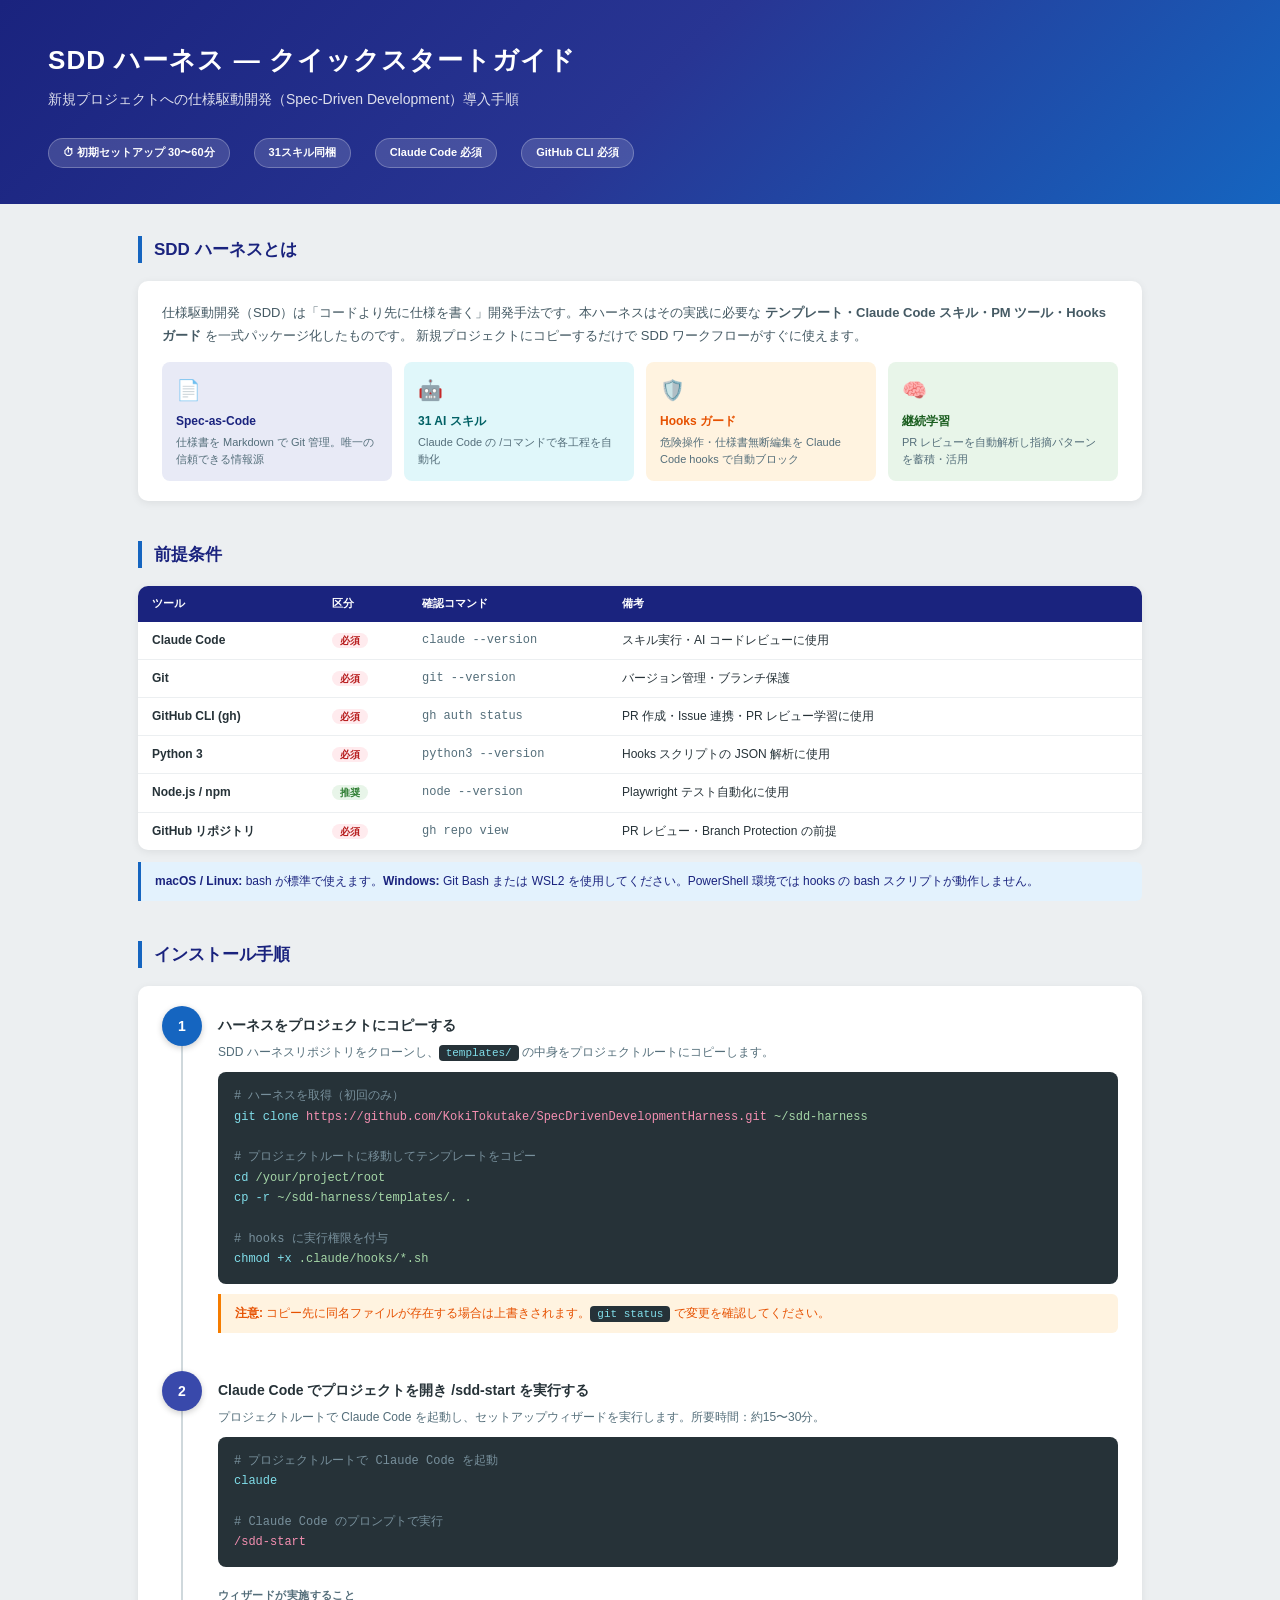
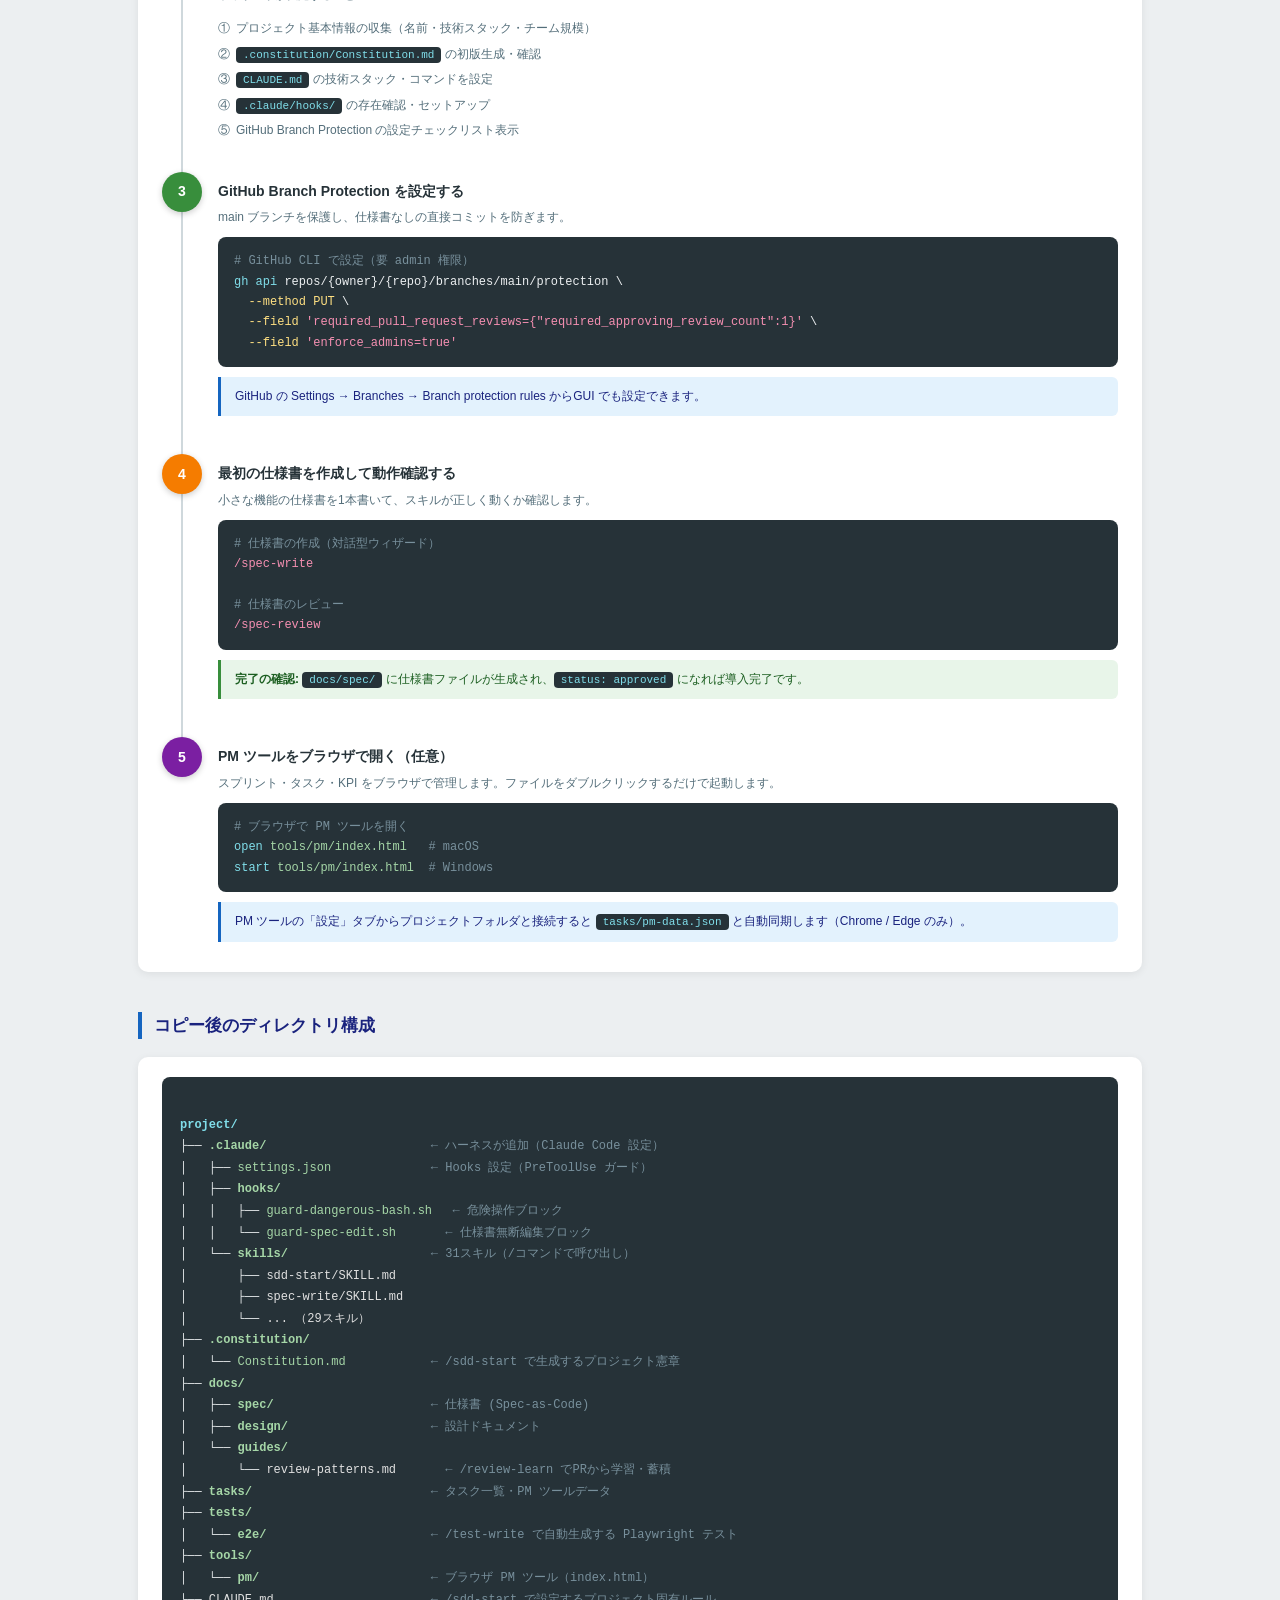
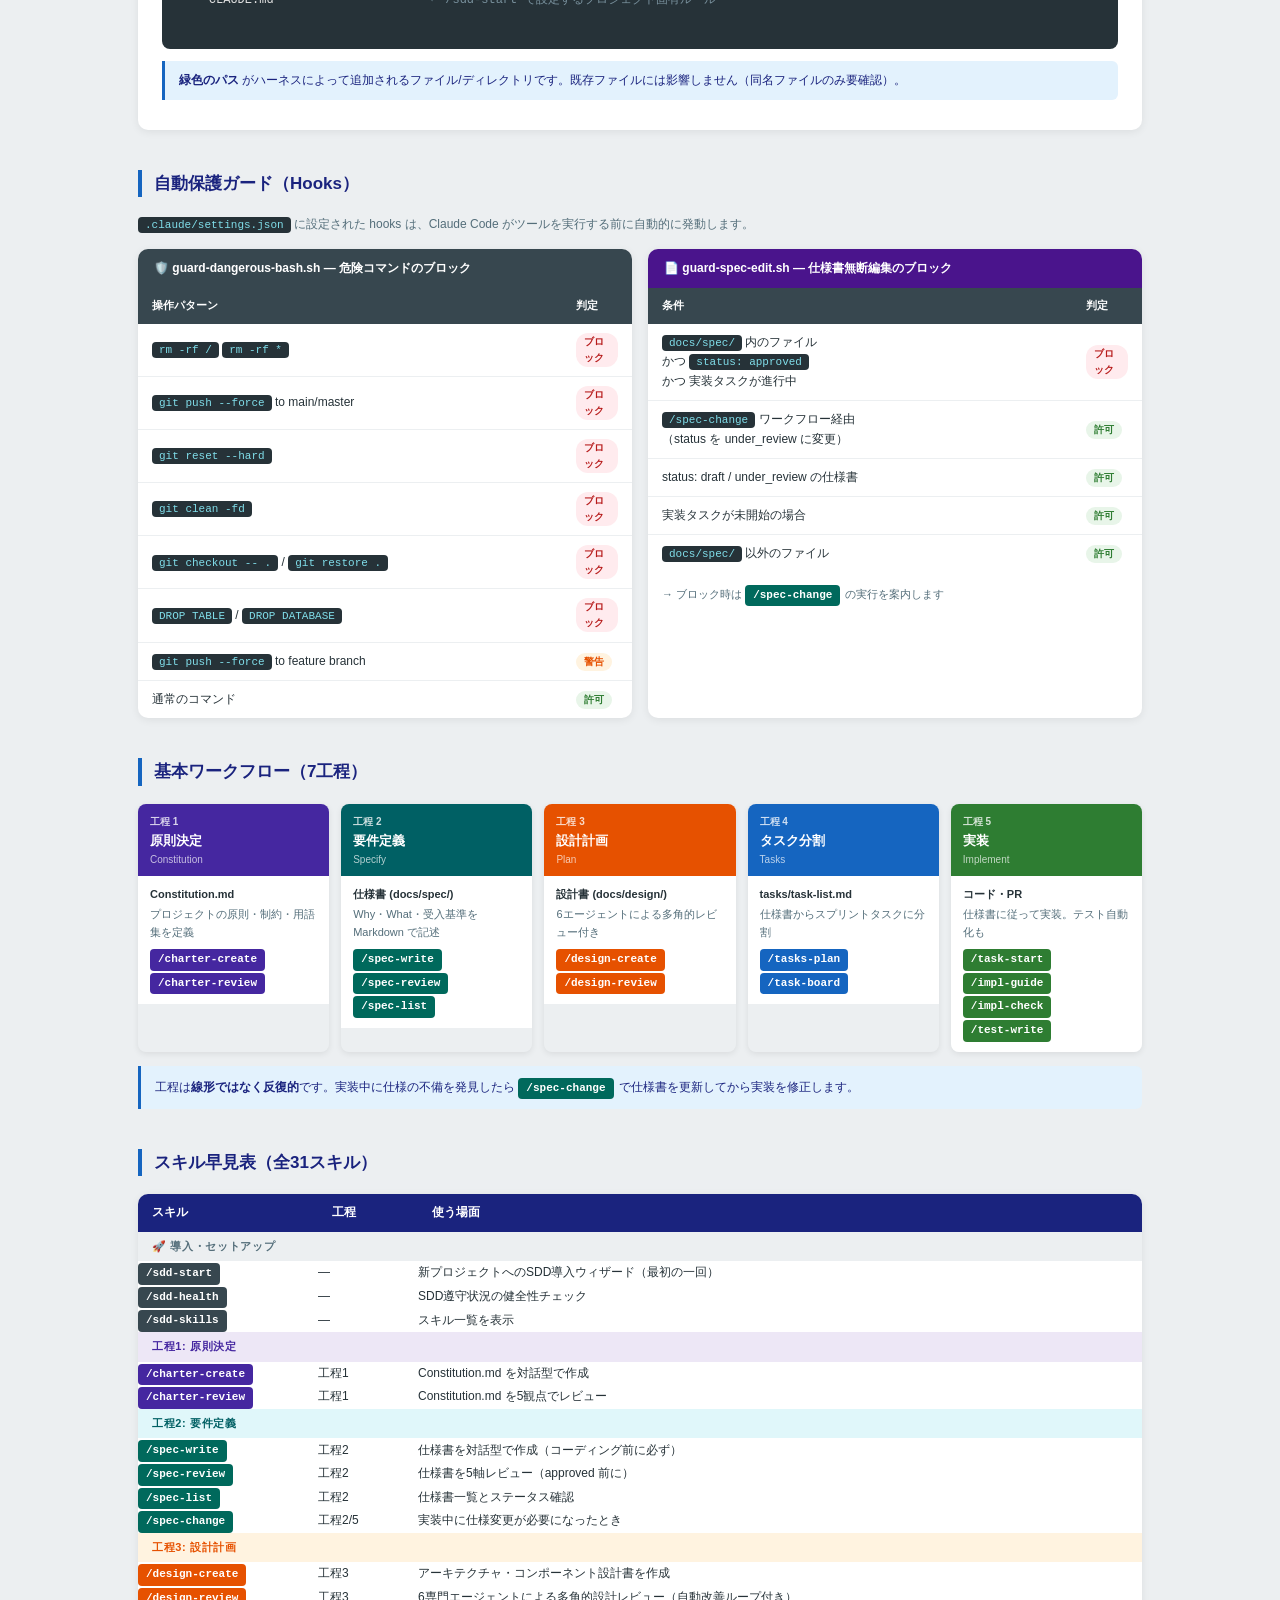
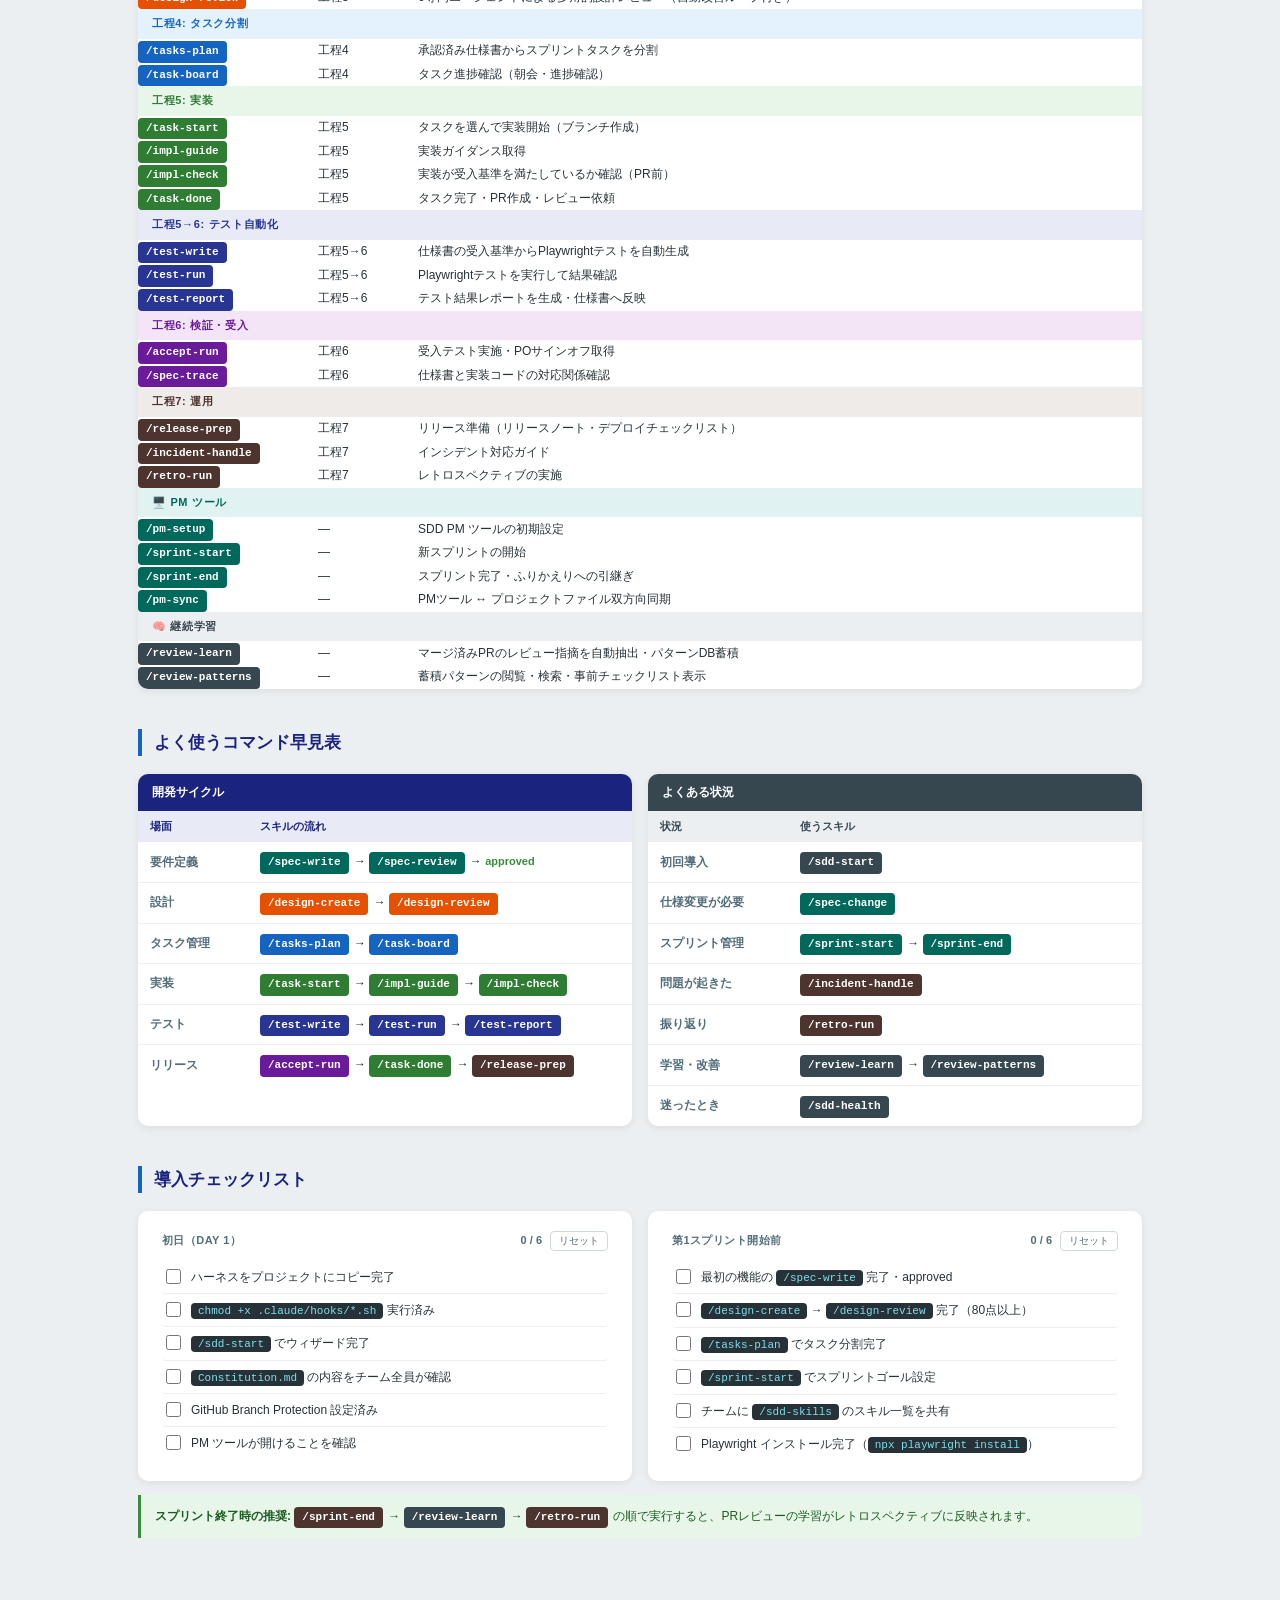
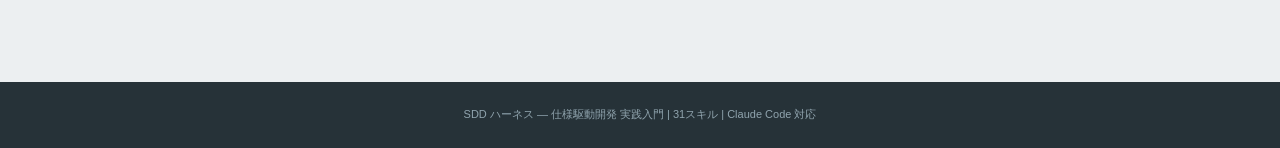
<file: templates/docs/quickstart.html>
<!DOCTYPE html>
<html lang="ja">
<head>
<meta charset="UTF-8">
<meta name="viewport" content="width=device-width, initial-scale=1.0">
<title>SDD ハーネス クイックスタートガイド</title>
<link rel="icon" type="image/svg+xml" href="data:image/svg+xml,%3Csvg xmlns='http://www.w3.org/2000/svg' viewBox='0 0 32 32'%3E%3Crect width='32' height='32' rx='6' fill='%231A237E'/%3E%3Cpath d='M16 4 C20 4 24 8 24 13 C24 17 21 20 19 22 L19 26 L13 26 L13 22 C11 20 8 17 8 13 C8 8 12 4 16 4Z' fill='%23E8EAF6' opacity='.9'/%3E%3Crect x='13' y='26' width='6' height='2' rx='1' fill='%233949AB'/%3E%3Ccircle cx='16' cy='13' r='3' fill='%231A237E'/%3E%3C/svg%3E">
<style>
:root {
  --indigo: #1A237E; --indigo-m: #3949AB; --indigo-l: #E8EAF6;
  --teal:   #006064; --teal-m:   #00838F; --teal-l:   #E0F7FA;
  --orange: #E65100; --orange-m: #F57C00; --orange-l: #FFF3E0;
  --green:  #1B5E20; --green-m:  #388E3C; --green-l:  #E8F5E9;
  --purple: #4A148C; --purple-m: #7B1FA2; --purple-l: #F3E5F5;
  --red:    #B71C1C; --red-m:    #C62828; --red-l:    #FFEBEE;
  --blue:   #0D47A1; --blue-m:   #1565C0; --blue-l:   #E3F2FD;
  --brown:  #3E2723; --brown-m:  #5D4037; --brown-l:  #EFEBE9;
  --muted: #546E7A; --border: #CFD8DC; --bg: #ECEFF1;
}
* { box-sizing: border-box; margin: 0; padding: 0; }
body {
  font-family: 'Hiragino Kaku Gothic Pro', 'Yu Gothic UI', Meiryo, sans-serif;
  background: var(--bg); color: #263238; font-size: 13px; line-height: 1.6;
}

/* ── HEADER ── */
.site-header {
  background: linear-gradient(135deg, #1A237E 0%, #283593 50%, #1565C0 100%);
  color: #fff; padding: 40px 48px 36px;
}
.site-header h1 { font-size: 26px; font-weight: 700; letter-spacing: .04em; margin-bottom: 6px; }
.site-header .subtitle { font-size: 14px; opacity: .85; margin-bottom: 28px; }
.header-meta {
  display: flex; gap: 24px; flex-wrap: wrap;
}
.meta-chip {
  background: rgba(255,255,255,.15); border: 1px solid rgba(255,255,255,.25);
  border-radius: 20px; padding: 5px 14px; font-size: 11px; font-weight: 600;
}

/* ── LAYOUT ── */
.content { max-width: 1100px; margin: 0 auto; padding: 32px 48px 64px; }
.section { margin-bottom: 40px; }
.section-title {
  font-size: 17px; font-weight: 700; color: var(--indigo);
  border-left: 4px solid var(--blue-m); padding-left: 12px; margin-bottom: 18px;
}
.section-subtitle {
  font-size: 13px; font-weight: 700; color: var(--muted);
  margin-bottom: 12px; margin-top: 20px; letter-spacing: .04em;
  text-transform: uppercase; font-size: 11px;
}

/* ── CARD ── */
.card {
  background: #fff; border-radius: 10px;
  box-shadow: 0 2px 8px rgba(0,0,0,.07); overflow: hidden;
}
.card-pad { padding: 20px 24px; }

/* ── PHASE OVERVIEW STEPS ── */
.phase-list {
  display: grid; grid-template-columns: repeat(5, 1fr); gap: 12px;
}
.phase-card {
  border-radius: 8px; overflow: hidden;
  box-shadow: 0 2px 6px rgba(0,0,0,.08);
}
.phase-card-head {
  color: #fff; padding: 10px 12px 8px; font-weight: 700;
}
.phase-card-head .ph-num { font-size: 10px; opacity: .8; }
.phase-card-head .ph-label { font-size: 13px; margin-top: 1px; }
.phase-card-head .ph-en { font-size: 10px; opacity: .7; margin-top: 1px; font-weight: 400; }
.phase-card-body { background: #fff; padding: 10px 12px; font-size: 11px; color: var(--muted); }
.phase-card-body .artifact { font-weight: 700; color: #263238; margin-bottom: 2px; }

/* ── INSTALLATION STEPS ── */
.steps { display: flex; flex-direction: column; gap: 0; }
.step {
  display: flex; gap: 0; position: relative;
}
.step:not(:last-child)::after {
  content: ''; position: absolute; left: 19px; top: 40px; bottom: 0;
  width: 2px; background: #CFD8DC; z-index: 0;
}
.step-num {
  width: 40px; height: 40px; border-radius: 50%;
  display: flex; align-items: center; justify-content: center;
  font-weight: 700; font-size: 14px; color: #fff; flex-shrink: 0;
  position: relative; z-index: 1;
  box-shadow: 0 2px 6px rgba(0,0,0,.2);
}
.step-body { padding: 0 0 28px 16px; flex: 1; }
.step-title { font-weight: 700; font-size: 14px; color: #263238; margin-bottom: 6px; padding-top: 8px; }
.step-desc { font-size: 12px; color: var(--muted); margin-bottom: 10px; line-height: 1.6; }

/* ── CODE BLOCK ── */
.code {
  background: #263238; color: #ECEFF1; border-radius: 8px;
  padding: 14px 16px; font-family: 'Courier New', 'Consolas', monospace;
  font-size: 12px; line-height: 1.7; overflow-x: auto;
  white-space: pre;
}
.code .comment { color: #78909C; }
.code .cmd { color: #80DEEA; }
.code .path { color: #A5D6A7; }
.code .flag { color: #FFE082; }
.code .string { color: #F48FB1; }
.code-inline {
  background: #263238; color: #80DEEA;
  border-radius: 4px; padding: 2px 7px;
  font-family: 'Courier New', monospace; font-size: 11px;
}

/* ── SKILL BADGE ── */
.skill {
  display: inline-block; background: var(--indigo); color: #fff;
  border-radius: 4px; padding: 2px 8px; font-size: 11px; font-weight: 700;
  font-family: 'Courier New', monospace; margin: 2px 2px 0 0;
}
.skill.phase1 { background: #4527A0; }
.skill.phase2 { background: #00695C; }
.skill.phase3 { background: #E65100; }
.skill.phase4 { background: #1565C0; }
.skill.phase5 { background: #2E7D32; }
.skill.phase6 { background: #283593; }
.skill.phase7 { background: #6A1B9A; }
.skill.learn  { background: #37474F; }
.skill.pm     { background: #4E342E; }
.skill.setup  { background: #37474F; }

/* ── PREREQUISITE TABLE ── */
.prereq-table { width: 100%; border-collapse: collapse; }
.prereq-table th {
  background: var(--indigo); color: #fff; padding: 9px 14px;
  font-size: 11px; text-align: left; font-weight: 700;
}
.prereq-table td {
  padding: 9px 14px; border-bottom: 1px solid #ECEFF1;
  font-size: 12px; vertical-align: middle;
}
.prereq-table tr:last-child td { border-bottom: none; }
.tag-required { background: #FFEBEE; color: #B71C1C; border-radius: 12px; padding: 2px 8px; font-size: 10px; font-weight: 700; }
.tag-optional { background: #E8F5E9; color: #2E7D32; border-radius: 12px; padding: 2px 8px; font-size: 10px; font-weight: 700; }
.check-cmd { font-family: 'Courier New', monospace; font-size: 11px; color: var(--muted); }

/* ── HOOKS TABLE ── */
.hooks-table { width: 100%; border-collapse: collapse; }
.hooks-table th {
  background: #37474F; color: #fff; padding: 9px 14px;
  font-size: 11px; text-align: left;
}
.hooks-table td {
  padding: 9px 14px; border-bottom: 1px solid #ECEFF1; font-size: 12px;
}
.hooks-table tr:last-child td { border-bottom: none; }
.guard-badge {
  display: inline-block; border-radius: 12px; padding: 1px 8px;
  font-size: 10px; font-weight: 700;
}
.guard-block { background: #FFEBEE; color: #B71C1C; }
.guard-warn  { background: #FFF3E0; color: #E65100; }
.guard-allow { background: #E8F5E9; color: #2E7D32; }

/* ── TIPS ── */
.tip {
  border-left: 3px solid; border-radius: 0 6px 6px 0;
  padding: 10px 14px; margin: 10px 0; font-size: 12px;
}
.tip-info  { border-color: var(--blue-m);   background: var(--blue-l);   color: #1A237E; }
.tip-warn  { border-color: var(--orange-m); background: var(--orange-l); color: var(--orange); }
.tip-ok    { border-color: var(--green-m);  background: var(--green-l);  color: var(--green); }
.tip strong { font-weight: 700; }

/* ── FLOW ARROWS ── */
.flow-row {
  display: flex; align-items: center; gap: 8px; flex-wrap: wrap; margin: 8px 0;
}
.flow-arrow { color: #90A4AE; font-size: 14px; }

/* ── GRID 2COL ── */
.grid2 { display: grid; grid-template-columns: 1fr 1fr; gap: 16px; }
.grid3 { display: grid; grid-template-columns: 1fr 1fr 1fr; gap: 14px; }

/* ── CHECKLIST ── */
.checklist { list-style: none; }
.checklist li {
  display: flex; align-items: flex-start; gap: 10px;
  padding: 7px 0; font-size: 12px; border-bottom: 1px solid #ECEFF1;
  cursor: pointer; transition: background .1s;
  border-radius: 4px; padding-left: 4px; padding-right: 4px;
}
.checklist li:last-child { border-bottom: none; }
.checklist li:hover { background: #F5F5F5; }
.checklist li input[type="checkbox"] {
  margin-top: 1px; flex-shrink: 0;
  width: 15px; height: 15px; cursor: pointer;
  accent-color: var(--green-m);
}
.checklist li.checked .item-text {
  text-decoration: line-through; color: #90A4AE;
}
.checklist li .item-text { flex: 1; line-height: 1.5; }
.checklist-header {
  display: flex; align-items: center; justify-content: space-between;
  margin-bottom: 10px;
}
.checklist-progress {
  font-size: 11px; font-weight: 700; color: var(--green-m);
}
.checklist-reset {
  font-size: 10px; color: var(--muted); background: none; border: 1px solid var(--border);
  border-radius: 4px; padding: 2px 8px; cursor: pointer;
}
.checklist-reset:hover { background: #ECEFF1; }

/* ── DIRECTORY TREE ── */
.dir-tree {
  background: #263238; color: #ECEFF1; border-radius: 8px;
  padding: 16px 18px; font-family: 'Courier New', monospace; font-size: 12px;
  line-height: 1.8; white-space: pre;
}
.dir-tree .dir  { color: #80DEEA; font-weight: 700; }
.dir-tree .file { color: #E0E0E0; }
.dir-tree .desc { color: #78909C; margin-left: 6px; }
.dir-tree .new  { color: #A5D6A7; }

/* ── FOOTER ── */
.site-footer {
  background: #263238; color: #90A4AE; text-align: center;
  padding: 24px; font-size: 11px; margin-top: 40px;
}
</style>
</head>
<body>

<!-- ── HEADER ── -->
<header class="site-header">
  <h1>SDD ハーネス — クイックスタートガイド</h1>
  <p class="subtitle">新規プロジェクトへの仕様駆動開発（Spec-Driven Development）導入手順</p>
  <div class="header-meta">
    <span class="meta-chip">⏱ 初期セットアップ 30〜60分</span>
    <span class="meta-chip">31スキル同梱</span>
    <span class="meta-chip">Claude Code 必須</span>
    <span class="meta-chip">GitHub CLI 必須</span>
  </div>
</header>

<div class="content">

  <!-- ── 0. WHAT IS SDD ── -->
  <section class="section">
    <h2 class="section-title">SDD ハーネスとは</h2>
    <div class="card card-pad">
      <p style="font-size:13px; line-height:1.8; color:#455A64; margin-bottom:14px;">
        仕様駆動開発（SDD）は「コードより先に仕様を書く」開発手法です。本ハーネスはその実践に必要な
        <strong>テンプレート・Claude Code スキル・PM ツール・Hooks ガード</strong> を一式パッケージ化したものです。
        新規プロジェクトにコピーするだけで SDD ワークフローがすぐに使えます。
      </p>
      <div style="display:grid; grid-template-columns: repeat(4,1fr); gap:12px;">
        <div style="background:var(--indigo-l); border-radius:8px; padding:12px 14px;">
          <div style="font-size:20px; margin-bottom:6px;">📄</div>
          <div style="font-weight:700; font-size:12px; color:var(--indigo); margin-bottom:3px;">Spec-as-Code</div>
          <div style="font-size:11px; color:var(--muted);">仕様書を Markdown で Git 管理。唯一の信頼できる情報源</div>
        </div>
        <div style="background:var(--teal-l); border-radius:8px; padding:12px 14px;">
          <div style="font-size:20px; margin-bottom:6px;">🤖</div>
          <div style="font-weight:700; font-size:12px; color:var(--teal); margin-bottom:3px;">31 AI スキル</div>
          <div style="font-size:11px; color:var(--muted);">Claude Code の /コマンドで各工程を自動化</div>
        </div>
        <div style="background:var(--orange-l); border-radius:8px; padding:12px 14px;">
          <div style="font-size:20px; margin-bottom:6px;">🛡️</div>
          <div style="font-weight:700; font-size:12px; color:var(--orange); margin-bottom:3px;">Hooks ガード</div>
          <div style="font-size:11px; color:var(--muted);">危険操作・仕様書無断編集を Claude Code hooks で自動ブロック</div>
        </div>
        <div style="background:var(--green-l); border-radius:8px; padding:12px 14px;">
          <div style="font-size:20px; margin-bottom:6px;">🧠</div>
          <div style="font-weight:700; font-size:12px; color:var(--green); margin-bottom:3px;">継続学習</div>
          <div style="font-size:11px; color:var(--muted);">PR レビューを自動解析し指摘パターンを蓄積・活用</div>
        </div>
      </div>
    </div>
  </section>

  <!-- ── 1. PREREQUISITES ── -->
  <section class="section">
    <h2 class="section-title">前提条件</h2>
    <div class="card">
      <table class="prereq-table">
        <thead>
          <tr>
            <th style="width:180px">ツール</th>
            <th style="width:90px">区分</th>
            <th style="width:200px">確認コマンド</th>
            <th>備考</th>
          </tr>
        </thead>
        <tbody>
          <tr>
            <td><strong>Claude Code</strong></td>
            <td><span class="tag-required">必須</span></td>
            <td class="check-cmd">claude --version</td>
            <td>スキル実行・AI コードレビューに使用</td>
          </tr>
          <tr>
            <td><strong>Git</strong></td>
            <td><span class="tag-required">必須</span></td>
            <td class="check-cmd">git --version</td>
            <td>バージョン管理・ブランチ保護</td>
          </tr>
          <tr>
            <td><strong>GitHub CLI (gh)</strong></td>
            <td><span class="tag-required">必須</span></td>
            <td class="check-cmd">gh auth status</td>
            <td>PR 作成・Issue 連携・PR レビュー学習に使用</td>
          </tr>
          <tr>
            <td><strong>Python 3</strong></td>
            <td><span class="tag-required">必須</span></td>
            <td class="check-cmd">python3 --version</td>
            <td>Hooks スクリプトの JSON 解析に使用</td>
          </tr>
          <tr>
            <td><strong>Node.js / npm</strong></td>
            <td><span class="tag-optional">推奨</span></td>
            <td class="check-cmd">node --version</td>
            <td>Playwright テスト自動化に使用</td>
          </tr>
          <tr>
            <td><strong>GitHub リポジトリ</strong></td>
            <td><span class="tag-required">必須</span></td>
            <td class="check-cmd">gh repo view</td>
            <td>PR レビュー・Branch Protection の前提</td>
          </tr>
        </tbody>
      </table>
    </div>
    <div class="tip tip-info" style="margin-top:12px;">
      <strong>macOS / Linux:</strong> bash が標準で使えます。<strong>Windows:</strong> Git Bash または WSL2 を使用してください。PowerShell 環境では hooks の bash スクリプトが動作しません。
    </div>
  </section>

  <!-- ── 2. INSTALLATION ── -->
  <section class="section">
    <h2 class="section-title">インストール手順</h2>
    <div class="card card-pad">
      <div class="steps">

        <!-- STEP 1 -->
        <div class="step">
          <div class="step-num" style="background:var(--blue-m);">1</div>
          <div class="step-body">
            <div class="step-title">ハーネスをプロジェクトにコピーする</div>
            <div class="step-desc">SDD ハーネスリポジトリをクローンし、<code class="code-inline">templates/</code> の中身をプロジェクトルートにコピーします。</div>
            <div class="code"><span class="comment"># ハーネスを取得（初回のみ）</span>
<span class="cmd">git clone</span> <span class="string">https://github.com/KokiTokutake/SpecDrivenDevelopmentHarness.git</span> <span class="path">~/sdd-harness</span>

<span class="comment"># プロジェクトルートに移動してテンプレートをコピー</span>
<span class="cmd">cd</span> <span class="path">/your/project/root</span>
<span class="cmd">cp -r</span> <span class="path">~/sdd-harness/templates/.</span> <span class="path">.</span>

<span class="comment"># hooks に実行権限を付与</span>
<span class="cmd">chmod +x</span> <span class="path">.claude/hooks/*.sh</span></div>
            <div class="tip tip-warn" style="margin-top:10px;">
              <strong>注意:</strong> コピー先に同名ファイルが存在する場合は上書きされます。<code class="code-inline">git status</code> で変更を確認してください。
            </div>
          </div>
        </div>

        <!-- STEP 2 -->
        <div class="step">
          <div class="step-num" style="background:var(--indigo-m);">2</div>
          <div class="step-body">
            <div class="step-title">Claude Code でプロジェクトを開き /sdd-start を実行する</div>
            <div class="step-desc">プロジェクトルートで Claude Code を起動し、セットアップウィザードを実行します。所要時間：約15〜30分。</div>
            <div class="code"><span class="comment"># プロジェクトルートで Claude Code を起動</span>
<span class="cmd">claude</span>

<span class="comment"># Claude Code のプロンプトで実行</span>
<span class="string">/sdd-start</span></div>
            <div style="margin-top:10px;">
              <div class="section-subtitle">ウィザードが実施すること</div>
              <ul style="font-size:12px; color:var(--muted); list-style:none; padding:0;">
                <li style="padding:3px 0 3px 18px; position:relative;"><span style="position:absolute;left:0">①</span> プロジェクト基本情報の収集（名前・技術スタック・チーム規模）</li>
                <li style="padding:3px 0 3px 18px; position:relative;"><span style="position:absolute;left:0">②</span> <code class="code-inline">.constitution/Constitution.md</code> の初版生成・確認</li>
                <li style="padding:3px 0 3px 18px; position:relative;"><span style="position:absolute;left:0">③</span> <code class="code-inline">CLAUDE.md</code> の技術スタック・コマンドを設定</li>
                <li style="padding:3px 0 3px 18px; position:relative;"><span style="position:absolute;left:0">④</span> <code class="code-inline">.claude/hooks/</code> の存在確認・セットアップ</li>
                <li style="padding:3px 0 3px 18px; position:relative;"><span style="position:absolute;left:0">⑤</span> GitHub Branch Protection の設定チェックリスト表示</li>
              </ul>
            </div>
          </div>
        </div>

        <!-- STEP 3 -->
        <div class="step">
          <div class="step-num" style="background:var(--green-m);">3</div>
          <div class="step-body">
            <div class="step-title">GitHub Branch Protection を設定する</div>
            <div class="step-desc">main ブランチを保護し、仕様書なしの直接コミットを防ぎます。</div>
            <div class="code"><span class="comment"># GitHub CLI で設定（要 admin 権限）</span>
<span class="cmd">gh api</span> repos/{owner}/{repo}/branches/main/protection \
  <span class="flag">--method PUT</span> \
  <span class="flag">--field</span> <span class="string">'required_pull_request_reviews={"required_approving_review_count":1}'</span> \
  <span class="flag">--field</span> <span class="string">'enforce_admins=true'</span></div>
            <div class="tip tip-info" style="margin-top:10px;">
              GitHub の Settings → Branches → Branch protection rules からGUI でも設定できます。
            </div>
          </div>
        </div>

        <!-- STEP 4 -->
        <div class="step">
          <div class="step-num" style="background:var(--orange-m);">4</div>
          <div class="step-body">
            <div class="step-title">最初の仕様書を作成して動作確認する</div>
            <div class="step-desc">小さな機能の仕様書を1本書いて、スキルが正しく動くか確認します。</div>
            <div class="code"><span class="comment"># 仕様書の作成（対話型ウィザード）</span>
<span class="string">/spec-write</span>

<span class="comment"># 仕様書のレビュー</span>
<span class="string">/spec-review</span></div>
            <div class="tip tip-ok" style="margin-top:10px;">
              <strong>完了の確認:</strong> <code class="code-inline">docs/spec/</code> に仕様書ファイルが生成され、<code class="code-inline">status: approved</code> になれば導入完了です。
            </div>
          </div>
        </div>

        <!-- STEP 5 -->
        <div class="step" style="margin-bottom:0;">
          <div class="step-num" style="background:var(--purple-m);">5</div>
          <div class="step-body" style="padding-bottom:0;">
            <div class="step-title">PM ツールをブラウザで開く（任意）</div>
            <div class="step-desc">スプリント・タスク・KPI をブラウザで管理します。ファイルをダブルクリックするだけで起動します。</div>
            <div class="code"><span class="comment"># ブラウザで PM ツールを開く</span>
<span class="cmd">open</span> <span class="path">tools/pm/index.html</span>   <span class="comment"># macOS</span>
<span class="cmd">start</span> <span class="path">tools/pm/index.html</span>  <span class="comment"># Windows</span></div>
            <div class="tip tip-info" style="margin-top:10px;">
              PM ツールの「設定」タブからプロジェクトフォルダと接続すると <code class="code-inline">tasks/pm-data.json</code> と自動同期します（Chrome / Edge のみ）。
            </div>
          </div>
        </div>

      </div>
    </div>
  </section>

  <!-- ── 3. DIRECTORY STRUCTURE ── -->
  <section class="section">
    <h2 class="section-title">コピー後のディレクトリ構成</h2>
    <div class="card card-pad">
      <div class="dir-tree">
<span class="dir">project/</span>
├── <span class="dir new">.claude/</span>                      <span class="desc">← ハーネスが追加（Claude Code 設定）</span>
│   ├── <span class="file new">settings.json</span>             <span class="desc">← Hooks 設定（PreToolUse ガード）</span>
│   ├── <span class="dir new">hooks/</span>
│   │   ├── <span class="file new">guard-dangerous-bash.sh</span>  <span class="desc">← 危険操作ブロック</span>
│   │   └── <span class="file new">guard-spec-edit.sh</span>      <span class="desc">← 仕様書無断編集ブロック</span>
│   └── <span class="dir new">skills/</span>                   <span class="desc">← 31スキル（/コマンドで呼び出し）</span>
│       ├── <span class="file">sdd-start/SKILL.md</span>
│       ├── <span class="file">spec-write/SKILL.md</span>
│       └── <span class="file">... （29スキル）</span>
├── <span class="dir new">.constitution/</span>
│   └── <span class="file new">Constitution.md</span>           <span class="desc">← /sdd-start で生成するプロジェクト憲章</span>
├── <span class="dir new">docs/</span>
│   ├── <span class="dir new">spec/</span>                     <span class="desc">← 仕様書 (Spec-as-Code)</span>
│   ├── <span class="dir new">design/</span>                   <span class="desc">← 設計ドキュメント</span>
│   └── <span class="dir new">guides/</span>
│       └── <span class="file">review-patterns.md</span>      <span class="desc">← /review-learn でPRから学習・蓄積</span>
├── <span class="dir new">tasks/</span>                        <span class="desc">← タスク一覧・PM ツールデータ</span>
├── <span class="dir new">tests/</span>
│   └── <span class="dir new">e2e/</span>                      <span class="desc">← /test-write で自動生成する Playwright テスト</span>
├── <span class="dir new">tools/</span>
│   └── <span class="dir new">pm/</span>                       <span class="desc">← ブラウザ PM ツール（index.html）</span>
└── <span class="file">CLAUDE.md</span>                     <span class="desc">← /sdd-start で設定するプロジェクト固有ルール</span>
      </div>
      <div class="tip tip-info" style="margin-top:12px;">
        <strong>緑色のパス</strong> がハーネスによって追加されるファイル/ディレクトリです。既存ファイルには影響しません（同名ファイルのみ要確認）。
      </div>
    </div>
  </section>

  <!-- ── 4. HOOKS GUARD ── -->
  <section class="section">
    <h2 class="section-title">自動保護ガード（Hooks）</h2>
    <p style="font-size:12px; color:var(--muted); margin-bottom:14px;">
      <code class="code-inline">.claude/settings.json</code> に設定された hooks は、Claude Code がツールを実行する前に自動的に発動します。
    </p>
    <div class="grid2">
      <div class="card">
        <div style="background:#37474F; color:#fff; padding:10px 16px; font-weight:700; font-size:12px;">
          🛡️ guard-dangerous-bash.sh — 危険コマンドのブロック
        </div>
        <table class="hooks-table">
          <thead>
            <tr><th>操作パターン</th><th style="width:70px">判定</th></tr>
          </thead>
          <tbody>
            <tr><td><code class="code-inline">rm -rf /</code> <code class="code-inline">rm -rf *</code></td><td><span class="guard-badge guard-block">ブロック</span></td></tr>
            <tr><td><code class="code-inline">git push --force</code> to main/master</td><td><span class="guard-badge guard-block">ブロック</span></td></tr>
            <tr><td><code class="code-inline">git reset --hard</code></td><td><span class="guard-badge guard-block">ブロック</span></td></tr>
            <tr><td><code class="code-inline">git clean -fd</code></td><td><span class="guard-badge guard-block">ブロック</span></td></tr>
            <tr><td><code class="code-inline">git checkout -- .</code> / <code class="code-inline">git restore .</code></td><td><span class="guard-badge guard-block">ブロック</span></td></tr>
            <tr><td><code class="code-inline">DROP TABLE</code> / <code class="code-inline">DROP DATABASE</code></td><td><span class="guard-badge guard-block">ブロック</span></td></tr>
            <tr><td><code class="code-inline">git push --force</code> to feature branch</td><td><span class="guard-badge guard-warn">警告</span></td></tr>
            <tr><td>通常のコマンド</td><td><span class="guard-badge guard-allow">許可</span></td></tr>
          </tbody>
        </table>
      </div>
      <div class="card">
        <div style="background:#4A148C; color:#fff; padding:10px 16px; font-weight:700; font-size:12px;">
          📄 guard-spec-edit.sh — 仕様書無断編集のブロック
        </div>
        <table class="hooks-table">
          <thead>
            <tr><th>条件</th><th style="width:70px">判定</th></tr>
          </thead>
          <tbody>
            <tr>
              <td>
                <code class="code-inline">docs/spec/</code> 内のファイル<br>
                かつ <code class="code-inline">status: approved</code><br>
                かつ 実装タスクが進行中
              </td>
              <td><span class="guard-badge guard-block">ブロック</span></td>
            </tr>
            <tr>
              <td>
                <code class="code-inline">/spec-change</code> ワークフロー経由<br>（status を under_review に変更）
              </td>
              <td><span class="guard-badge guard-allow">許可</span></td>
            </tr>
            <tr><td>status: draft / under_review の仕様書</td><td><span class="guard-badge guard-allow">許可</span></td></tr>
            <tr><td>実装タスクが未開始の場合</td><td><span class="guard-badge guard-allow">許可</span></td></tr>
            <tr><td><code class="code-inline">docs/spec/</code> 以外のファイル</td><td><span class="guard-badge guard-allow">許可</span></td></tr>
          </tbody>
        </table>
        <div style="padding:10px 14px; font-size:11px; color:var(--muted);">
          → ブロック時は <span class="skill phase2">/spec-change</span> の実行を案内します
        </div>
      </div>
    </div>
  </section>

  <!-- ── 5. WORKFLOW ── -->
  <section class="section">
    <h2 class="section-title">基本ワークフロー（7工程）</h2>
    <div class="phase-list">
      <div class="phase-card">
        <div class="phase-card-head" style="background:#4527A0;">
          <div class="ph-num">工程 1</div>
          <div class="ph-label">原則決定</div>
          <div class="ph-en">Constitution</div>
        </div>
        <div class="phase-card-body">
          <div class="artifact">Constitution.md</div>
          <div style="margin-bottom:6px;">プロジェクトの原則・制約・用語集を定義</div>
          <span class="skill phase1">/charter-create</span>
          <span class="skill phase1">/charter-review</span>
        </div>
      </div>
      <div class="phase-card">
        <div class="phase-card-head" style="background:#006064;">
          <div class="ph-num">工程 2</div>
          <div class="ph-label">要件定義</div>
          <div class="ph-en">Specify</div>
        </div>
        <div class="phase-card-body">
          <div class="artifact">仕様書 (docs/spec/)</div>
          <div style="margin-bottom:6px;">Why・What・受入基準を Markdown で記述</div>
          <span class="skill phase2">/spec-write</span>
          <span class="skill phase2">/spec-review</span>
          <span class="skill phase2">/spec-list</span>
        </div>
      </div>
      <div class="phase-card">
        <div class="phase-card-head" style="background:#E65100;">
          <div class="ph-num">工程 3</div>
          <div class="ph-label">設計計画</div>
          <div class="ph-en">Plan</div>
        </div>
        <div class="phase-card-body">
          <div class="artifact">設計書 (docs/design/)</div>
          <div style="margin-bottom:6px;">6エージェントによる多角的レビュー付き</div>
          <span class="skill phase3">/design-create</span>
          <span class="skill phase3">/design-review</span>
        </div>
      </div>
      <div class="phase-card">
        <div class="phase-card-head" style="background:#1565C0;">
          <div class="ph-num">工程 4</div>
          <div class="ph-label">タスク分割</div>
          <div class="ph-en">Tasks</div>
        </div>
        <div class="phase-card-body">
          <div class="artifact">tasks/task-list.md</div>
          <div style="margin-bottom:6px;">仕様書からスプリントタスクに分割</div>
          <span class="skill phase4">/tasks-plan</span>
          <span class="skill phase4">/task-board</span>
        </div>
      </div>
      <div class="phase-card">
        <div class="phase-card-head" style="background:#2E7D32;">
          <div class="ph-num">工程 5</div>
          <div class="ph-label">実装</div>
          <div class="ph-en">Implement</div>
        </div>
        <div class="phase-card-body">
          <div class="artifact">コード・PR</div>
          <div style="margin-bottom:6px;">仕様書に従って実装。テスト自動化も</div>
          <span class="skill phase5">/task-start</span>
          <span class="skill phase5">/impl-guide</span>
          <span class="skill phase5">/impl-check</span>
          <span class="skill phase5">/test-write</span>
        </div>
      </div>
    </div>
    <div class="tip tip-info" style="margin-top:14px;">
      工程は<strong>線形ではなく反復的</strong>です。実装中に仕様の不備を発見したら <span class="skill phase2">/spec-change</span> で仕様書を更新してから実装を修正します。
    </div>
  </section>

  <!-- ── 6. SKILL INDEX ── -->
  <section class="section">
    <h2 class="section-title">スキル早見表（全31スキル）</h2>
    <div class="card">
      <table style="width:100%; border-collapse:collapse; font-size:12px;">
        <thead>
          <tr>
            <th style="background:var(--indigo); color:#fff; padding:9px 14px; text-align:left; width:180px;">スキル</th>
            <th style="background:var(--indigo); color:#fff; padding:9px 14px; text-align:left; width:100px;">工程</th>
            <th style="background:var(--indigo); color:#fff; padding:9px 14px; text-align:left;">使う場面</th>
          </tr>
        </thead>
        <tbody>
          <!-- セットアップ -->
          <tr><td colspan="3" style="background:#ECEFF1; padding:6px 14px; font-weight:700; font-size:11px; letter-spacing:.06em; color:var(--muted);">🚀 導入・セットアップ</td></tr>
          <tr><td><span class="skill setup">/sdd-start</span></td><td>—</td><td>新プロジェクトへのSDD導入ウィザード（最初の一回）</td></tr>
          <tr><td><span class="skill setup">/sdd-health</span></td><td>—</td><td>SDD遵守状況の健全性チェック</td></tr>
          <tr><td><span class="skill setup">/sdd-skills</span></td><td>—</td><td>スキル一覧を表示</td></tr>
          <!-- 工程1 -->
          <tr><td colspan="3" style="background:#EDE7F6; padding:6px 14px; font-weight:700; font-size:11px; letter-spacing:.06em; color:#4527A0;">工程1: 原則決定</td></tr>
          <tr><td><span class="skill phase1">/charter-create</span></td><td>工程1</td><td>Constitution.md を対話型で作成</td></tr>
          <tr><td><span class="skill phase1">/charter-review</span></td><td>工程1</td><td>Constitution.md を5観点でレビュー</td></tr>
          <!-- 工程2 -->
          <tr><td colspan="3" style="background:#E0F7FA; padding:6px 14px; font-weight:700; font-size:11px; letter-spacing:.06em; color:#006064;">工程2: 要件定義</td></tr>
          <tr><td><span class="skill phase2">/spec-write</span></td><td>工程2</td><td>仕様書を対話型で作成（コーディング前に必ず）</td></tr>
          <tr><td><span class="skill phase2">/spec-review</span></td><td>工程2</td><td>仕様書を5軸レビュー（approved 前に）</td></tr>
          <tr><td><span class="skill phase2">/spec-list</span></td><td>工程2</td><td>仕様書一覧とステータス確認</td></tr>
          <tr><td><span class="skill phase2">/spec-change</span></td><td>工程2/5</td><td>実装中に仕様変更が必要になったとき</td></tr>
          <!-- 工程3 -->
          <tr><td colspan="3" style="background:#FFF3E0; padding:6px 14px; font-weight:700; font-size:11px; letter-spacing:.06em; color:#E65100;">工程3: 設計計画</td></tr>
          <tr><td><span class="skill phase3">/design-create</span></td><td>工程3</td><td>アーキテクチャ・コンポーネント設計書を作成</td></tr>
          <tr><td><span class="skill phase3">/design-review</span></td><td>工程3</td><td>6専門エージェントによる多角的設計レビュー（自動改善ループ付き）</td></tr>
          <!-- 工程4 -->
          <tr><td colspan="3" style="background:#E3F2FD; padding:6px 14px; font-weight:700; font-size:11px; letter-spacing:.06em; color:#1565C0;">工程4: タスク分割</td></tr>
          <tr><td><span class="skill phase4">/tasks-plan</span></td><td>工程4</td><td>承認済み仕様書からスプリントタスクを分割</td></tr>
          <tr><td><span class="skill phase4">/task-board</span></td><td>工程4</td><td>タスク進捗確認（朝会・進捗確認）</td></tr>
          <!-- 工程5 -->
          <tr><td colspan="3" style="background:#E8F5E9; padding:6px 14px; font-weight:700; font-size:11px; letter-spacing:.06em; color:#2E7D32;">工程5: 実装</td></tr>
          <tr><td><span class="skill phase5">/task-start</span></td><td>工程5</td><td>タスクを選んで実装開始（ブランチ作成）</td></tr>
          <tr><td><span class="skill phase5">/impl-guide</span></td><td>工程5</td><td>実装ガイダンス取得</td></tr>
          <tr><td><span class="skill phase5">/impl-check</span></td><td>工程5</td><td>実装が受入基準を満たしているか確認（PR前）</td></tr>
          <tr><td><span class="skill phase5">/task-done</span></td><td>工程5</td><td>タスク完了・PR作成・レビュー依頼</td></tr>
          <!-- テスト -->
          <tr><td colspan="3" style="background:#E8EAF6; padding:6px 14px; font-weight:700; font-size:11px; letter-spacing:.06em; color:#283593;">工程5→6: テスト自動化</td></tr>
          <tr><td><span class="skill phase6">/test-write</span></td><td>工程5→6</td><td>仕様書の受入基準からPlaywrightテストを自動生成</td></tr>
          <tr><td><span class="skill phase6">/test-run</span></td><td>工程5→6</td><td>Playwrightテストを実行して結果確認</td></tr>
          <tr><td><span class="skill phase6">/test-report</span></td><td>工程5→6</td><td>テスト結果レポートを生成・仕様書へ反映</td></tr>
          <!-- 工程6 -->
          <tr><td colspan="3" style="background:#F3E5F5; padding:6px 14px; font-weight:700; font-size:11px; letter-spacing:.06em; color:#6A1B9A;">工程6: 検証・受入</td></tr>
          <tr><td><span class="skill phase7">/accept-run</span></td><td>工程6</td><td>受入テスト実施・POサインオフ取得</td></tr>
          <tr><td><span class="skill phase7">/spec-trace</span></td><td>工程6</td><td>仕様書と実装コードの対応関係確認</td></tr>
          <!-- 工程7 -->
          <tr><td colspan="3" style="background:#EFEBE9; padding:6px 14px; font-weight:700; font-size:11px; letter-spacing:.06em; color:#4E342E;">工程7: 運用</td></tr>
          <tr><td><span class="skill pm">/release-prep</span></td><td>工程7</td><td>リリース準備（リリースノート・デプロイチェックリスト）</td></tr>
          <tr><td><span class="skill pm">/incident-handle</span></td><td>工程7</td><td>インシデント対応ガイド</td></tr>
          <tr><td><span class="skill pm">/retro-run</span></td><td>工程7</td><td>レトロスペクティブの実施</td></tr>
          <!-- PM ツール -->
          <tr><td colspan="3" style="background:#E0F2F1; padding:6px 14px; font-weight:700; font-size:11px; letter-spacing:.06em; color:#00695C;">🖥️ PM ツール</td></tr>
          <tr><td><span class="skill pm" style="background:#00695C;">/pm-setup</span></td><td>—</td><td>SDD PM ツールの初期設定</td></tr>
          <tr><td><span class="skill pm" style="background:#00695C;">/sprint-start</span></td><td>—</td><td>新スプリントの開始</td></tr>
          <tr><td><span class="skill pm" style="background:#00695C;">/sprint-end</span></td><td>—</td><td>スプリント完了・ふりかえりへの引継ぎ</td></tr>
          <tr><td><span class="skill pm" style="background:#00695C;">/pm-sync</span></td><td>—</td><td>PMツール ↔ プロジェクトファイル双方向同期</td></tr>
          <!-- 継続学習 -->
          <tr><td colspan="3" style="background:#ECEFF1; padding:6px 14px; font-weight:700; font-size:11px; letter-spacing:.06em; color:#37474F;">🧠 継続学習</td></tr>
          <tr><td><span class="skill learn">/review-learn</span></td><td>—</td><td>マージ済みPRのレビュー指摘を自動抽出・パターンDB蓄積</td></tr>
          <tr><td><span class="skill learn">/review-patterns</span></td><td>—</td><td>蓄積パターンの閲覧・検索・事前チェックリスト表示</td></tr>
        </tbody>
      </table>
    </div>
  </section>

  <!-- ── 7. QUICK REFERENCE ── -->
  <section class="section">
    <h2 class="section-title">よく使うコマンド早見表</h2>
    <div class="grid2">
      <div class="card">
        <div style="background:var(--indigo); color:#fff; padding:9px 14px; font-weight:700; font-size:12px;">開発サイクル</div>
        <table style="width:100%; border-collapse:collapse; font-size:12px;">
          <thead>
            <tr>
              <th style="background:#E8EAF6; color:var(--indigo); padding:7px 12px; text-align:left; font-size:11px; width:110px;">場面</th>
              <th style="background:#E8EAF6; color:var(--indigo); padding:7px 12px; text-align:left; font-size:11px;">スキルの流れ</th>
            </tr>
          </thead>
          <tbody>
            <tr>
              <td style="padding:8px 12px; border-bottom:1px solid #ECEFF1; color:var(--muted); font-weight:600;">要件定義</td>
              <td style="padding:8px 12px; border-bottom:1px solid #ECEFF1;"><span class="skill phase2">/spec-write</span> → <span class="skill phase2">/spec-review</span> → <span style="font-size:11px; color:var(--green-m); font-weight:700;">approved</span></td>
            </tr>
            <tr>
              <td style="padding:8px 12px; border-bottom:1px solid #ECEFF1; color:var(--muted); font-weight:600;">設計</td>
              <td style="padding:8px 12px; border-bottom:1px solid #ECEFF1;"><span class="skill phase3">/design-create</span> → <span class="skill phase3">/design-review</span></td>
            </tr>
            <tr>
              <td style="padding:8px 12px; border-bottom:1px solid #ECEFF1; color:var(--muted); font-weight:600;">タスク管理</td>
              <td style="padding:8px 12px; border-bottom:1px solid #ECEFF1;"><span class="skill phase4">/tasks-plan</span> → <span class="skill phase4">/task-board</span></td>
            </tr>
            <tr>
              <td style="padding:8px 12px; border-bottom:1px solid #ECEFF1; color:var(--muted); font-weight:600;">実装</td>
              <td style="padding:8px 12px; border-bottom:1px solid #ECEFF1;"><span class="skill phase5">/task-start</span> → <span class="skill phase5">/impl-guide</span> → <span class="skill phase5">/impl-check</span></td>
            </tr>
            <tr>
              <td style="padding:8px 12px; border-bottom:1px solid #ECEFF1; color:var(--muted); font-weight:600;">テスト</td>
              <td style="padding:8px 12px; border-bottom:1px solid #ECEFF1;"><span class="skill phase6">/test-write</span> → <span class="skill phase6">/test-run</span> → <span class="skill phase6">/test-report</span></td>
            </tr>
            <tr>
              <td style="padding:8px 12px; color:var(--muted); font-weight:600;">リリース</td>
              <td style="padding:8px 12px;"><span class="skill phase7">/accept-run</span> → <span class="skill phase5">/task-done</span> → <span class="skill pm">/release-prep</span></td>
            </tr>
          </tbody>
        </table>
      </div>
      <div class="card">
        <div style="background:#37474F; color:#fff; padding:9px 14px; font-weight:700; font-size:12px;">よくある状況</div>
        <table style="width:100%; border-collapse:collapse; font-size:12px;">
          <thead>
            <tr>
              <th style="background:#ECEFF1; color:#37474F; padding:7px 12px; text-align:left; font-size:11px; width:140px;">状況</th>
              <th style="background:#ECEFF1; color:#37474F; padding:7px 12px; text-align:left; font-size:11px;">使うスキル</th>
            </tr>
          </thead>
          <tbody>
            <tr>
              <td style="padding:8px 12px; border-bottom:1px solid #ECEFF1; color:var(--muted); font-weight:600;">初回導入</td>
              <td style="padding:8px 12px; border-bottom:1px solid #ECEFF1;"><span class="skill setup">/sdd-start</span></td>
            </tr>
            <tr>
              <td style="padding:8px 12px; border-bottom:1px solid #ECEFF1; color:var(--muted); font-weight:600;">仕様変更が必要</td>
              <td style="padding:8px 12px; border-bottom:1px solid #ECEFF1;"><span class="skill phase2">/spec-change</span></td>
            </tr>
            <tr>
              <td style="padding:8px 12px; border-bottom:1px solid #ECEFF1; color:var(--muted); font-weight:600;">スプリント管理</td>
              <td style="padding:8px 12px; border-bottom:1px solid #ECEFF1;"><span class="skill pm" style="background:#00695C;">/sprint-start</span> → <span class="skill pm" style="background:#00695C;">/sprint-end</span></td>
            </tr>
            <tr>
              <td style="padding:8px 12px; border-bottom:1px solid #ECEFF1; color:var(--muted); font-weight:600;">問題が起きた</td>
              <td style="padding:8px 12px; border-bottom:1px solid #ECEFF1;"><span class="skill pm">/incident-handle</span></td>
            </tr>
            <tr>
              <td style="padding:8px 12px; border-bottom:1px solid #ECEFF1; color:var(--muted); font-weight:600;">振り返り</td>
              <td style="padding:8px 12px; border-bottom:1px solid #ECEFF1;"><span class="skill pm">/retro-run</span></td>
            </tr>
            <tr>
              <td style="padding:8px 12px; border-bottom:1px solid #ECEFF1; color:var(--muted); font-weight:600;">学習・改善</td>
              <td style="padding:8px 12px; border-bottom:1px solid #ECEFF1;"><span class="skill learn">/review-learn</span> → <span class="skill learn">/review-patterns</span></td>
            </tr>
            <tr>
              <td style="padding:8px 12px; color:var(--muted); font-weight:600;">迷ったとき</td>
              <td style="padding:8px 12px;"><span class="skill setup">/sdd-health</span></td>
            </tr>
          </tbody>
        </table>
      </div>
    </div>
  </section>

  <!-- ── 8. CHECKLIST ── -->
  <section class="section">
    <h2 class="section-title">導入チェックリスト</h2>
    <div class="grid2">
      <div class="card card-pad">
        <div class="checklist-header">
          <div class="section-subtitle" style="margin:0;">初日（Day 1）</div>
          <div style="display:flex; align-items:center; gap:8px;">
            <span class="checklist-progress" id="prog-day1">0 / 6</span>
            <button class="checklist-reset" onclick="resetList('day1')">リセット</button>
          </div>
        </div>
        <ul class="checklist" id="list-day1">
          <li data-id="day1-0"><input type="checkbox"><span class="item-text">ハーネスをプロジェクトにコピー完了</span></li>
          <li data-id="day1-1"><input type="checkbox"><span class="item-text"><code class="code-inline">chmod +x .claude/hooks/*.sh</code> 実行済み</span></li>
          <li data-id="day1-2"><input type="checkbox"><span class="item-text"><code class="code-inline">/sdd-start</code> でウィザード完了</span></li>
          <li data-id="day1-3"><input type="checkbox"><span class="item-text"><code class="code-inline">Constitution.md</code> の内容をチーム全員が確認</span></li>
          <li data-id="day1-4"><input type="checkbox"><span class="item-text">GitHub Branch Protection 設定済み</span></li>
          <li data-id="day1-5"><input type="checkbox"><span class="item-text">PM ツールが開けることを確認</span></li>
        </ul>
      </div>
      <div class="card card-pad">
        <div class="checklist-header">
          <div class="section-subtitle" style="margin:0;">第1スプリント開始前</div>
          <div style="display:flex; align-items:center; gap:8px;">
            <span class="checklist-progress" id="prog-sprint1">0 / 6</span>
            <button class="checklist-reset" onclick="resetList('sprint1')">リセット</button>
          </div>
        </div>
        <ul class="checklist" id="list-sprint1">
          <li data-id="sprint1-0"><input type="checkbox"><span class="item-text">最初の機能の <code class="code-inline">/spec-write</code> 完了・approved</span></li>
          <li data-id="sprint1-1"><input type="checkbox"><span class="item-text"><code class="code-inline">/design-create</code> → <code class="code-inline">/design-review</code> 完了（80点以上）</span></li>
          <li data-id="sprint1-2"><input type="checkbox"><span class="item-text"><code class="code-inline">/tasks-plan</code> でタスク分割完了</span></li>
          <li data-id="sprint1-3"><input type="checkbox"><span class="item-text"><code class="code-inline">/sprint-start</code> でスプリントゴール設定</span></li>
          <li data-id="sprint1-4"><input type="checkbox"><span class="item-text">チームに <code class="code-inline">/sdd-skills</code> のスキル一覧を共有</span></li>
          <li data-id="sprint1-5"><input type="checkbox"><span class="item-text">Playwright インストール完了（<code class="code-inline">npx playwright install</code>）</span></li>
        </ul>
      </div>
    </div>
    <div class="tip tip-ok" style="margin-top:14px;">
      <strong>スプリント終了時の推奨:</strong>
      <span class="skill pm">/sprint-end</span> → <span class="skill learn">/review-learn</span> → <span class="skill pm">/retro-run</span>
      の順で実行すると、PRレビューの学習がレトロスペクティブに反映されます。
    </div>
  </section>

</div>

<footer class="site-footer">
  SDD ハーネス — 仕様駆動開発 実践入門 | 31スキル | Claude Code 対応
</footer>

<script>
const STORAGE_KEY = 'sdd-quickstart-checklist';

function loadState() {
  try { return JSON.parse(localStorage.getItem(STORAGE_KEY)) || {}; } catch { return {}; }
}
function saveState(state) {
  localStorage.setItem(STORAGE_KEY, JSON.stringify(state));
}

function updateProgress(listId) {
  const items = document.querySelectorAll(`#list-${listId} li`);
  const checked = document.querySelectorAll(`#list-${listId} li.checked`).length;
  const prog = document.getElementById(`prog-${listId}`);
  if (!prog) return;
  prog.textContent = `${checked} / ${items.length}`;
  prog.style.color = checked === items.length ? 'var(--green-m)' : 'var(--muted)';
}

function initChecklist(listId) {
  const state = loadState();
  const items = document.querySelectorAll(`#list-${listId} li`);
  items.forEach(li => {
    const id = li.dataset.id;
    const cb = li.querySelector('input[type="checkbox"]');
    if (state[id]) { li.classList.add('checked'); cb.checked = true; }

    li.addEventListener('click', e => {
      if (e.target.tagName === 'A') return;
      cb.checked = !cb.checked;
      li.classList.toggle('checked', cb.checked);
      const s = loadState();
      s[id] = cb.checked;
      saveState(s);
      updateProgress(listId);
    });
  });
  updateProgress(listId);
}

function resetList(listId) {
  const state = loadState();
  document.querySelectorAll(`#list-${listId} li`).forEach(li => {
    li.classList.remove('checked');
    li.querySelector('input[type="checkbox"]').checked = false;
    delete state[li.dataset.id];
  });
  saveState(state);
  updateProgress(listId);
}

document.addEventListener('DOMContentLoaded', () => {
  initChecklist('day1');
  initChecklist('sprint1');
});
</script>
</body>
</html>
</file>
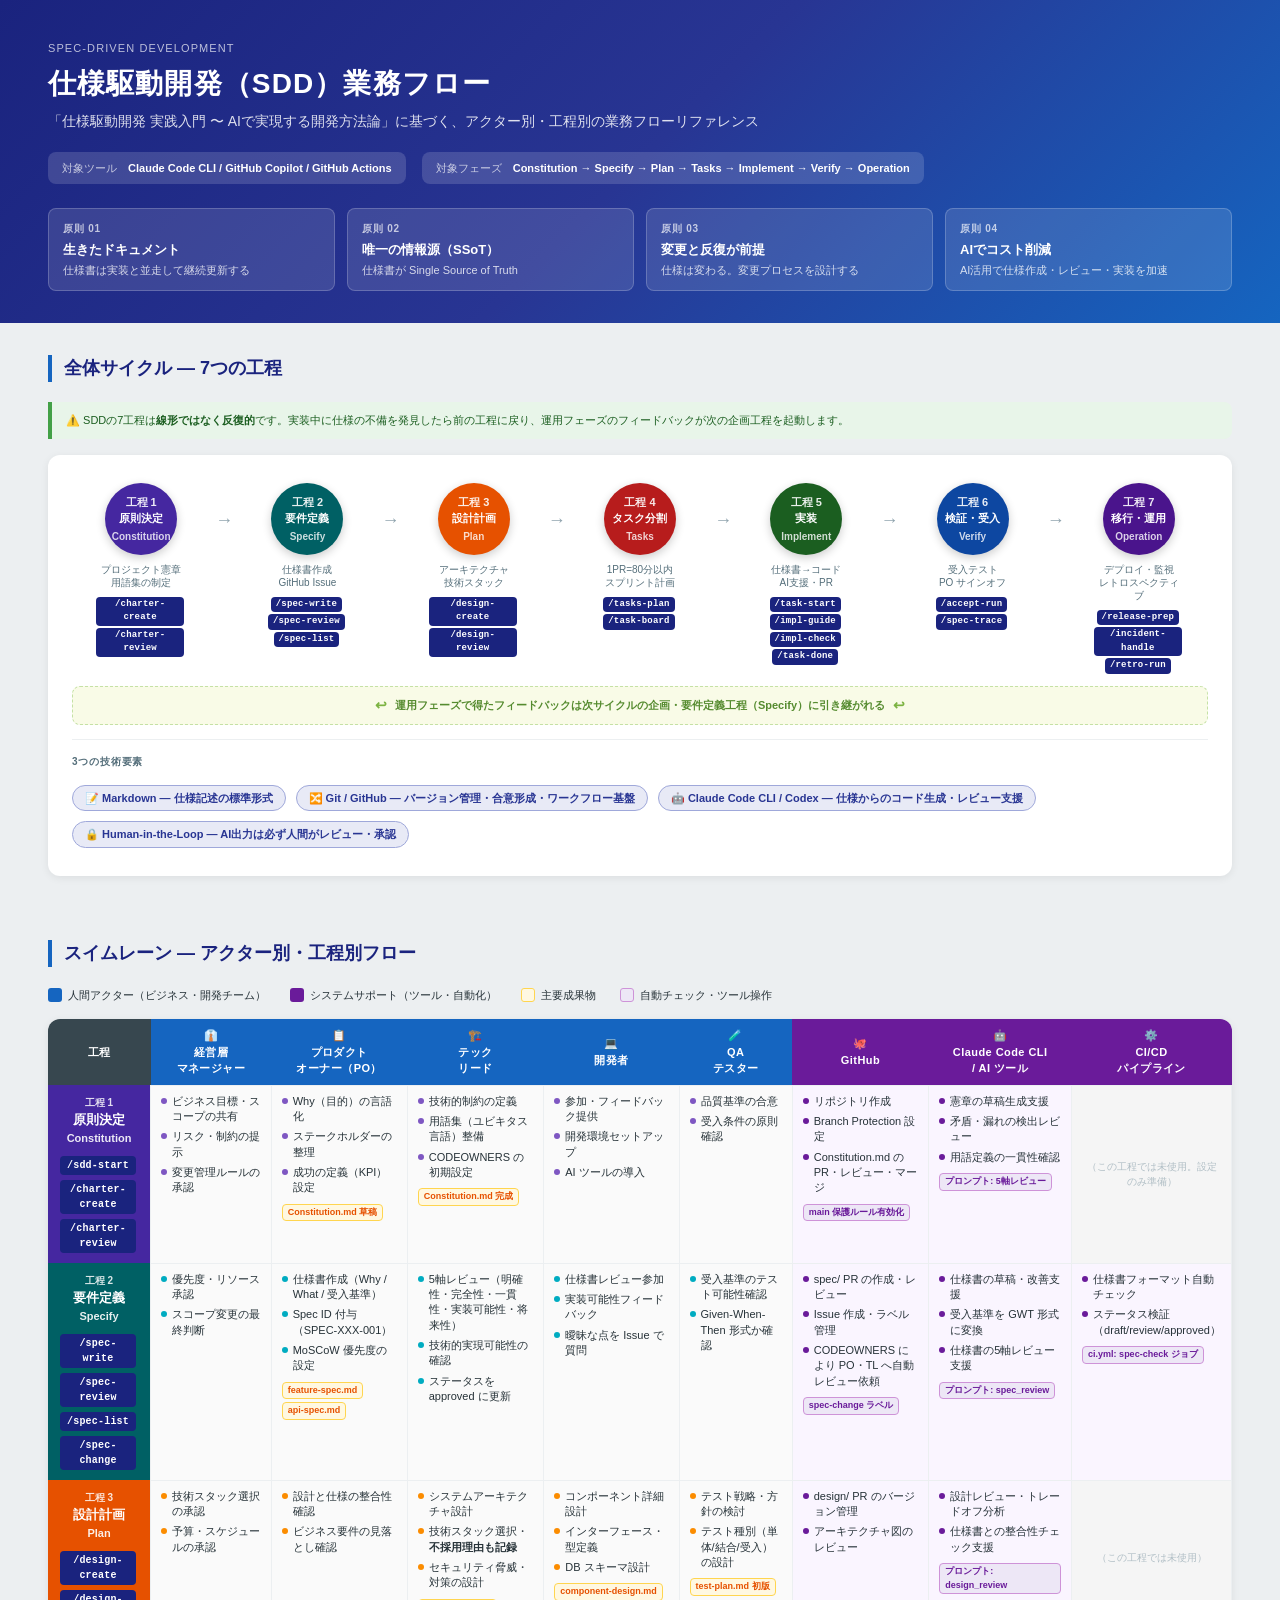
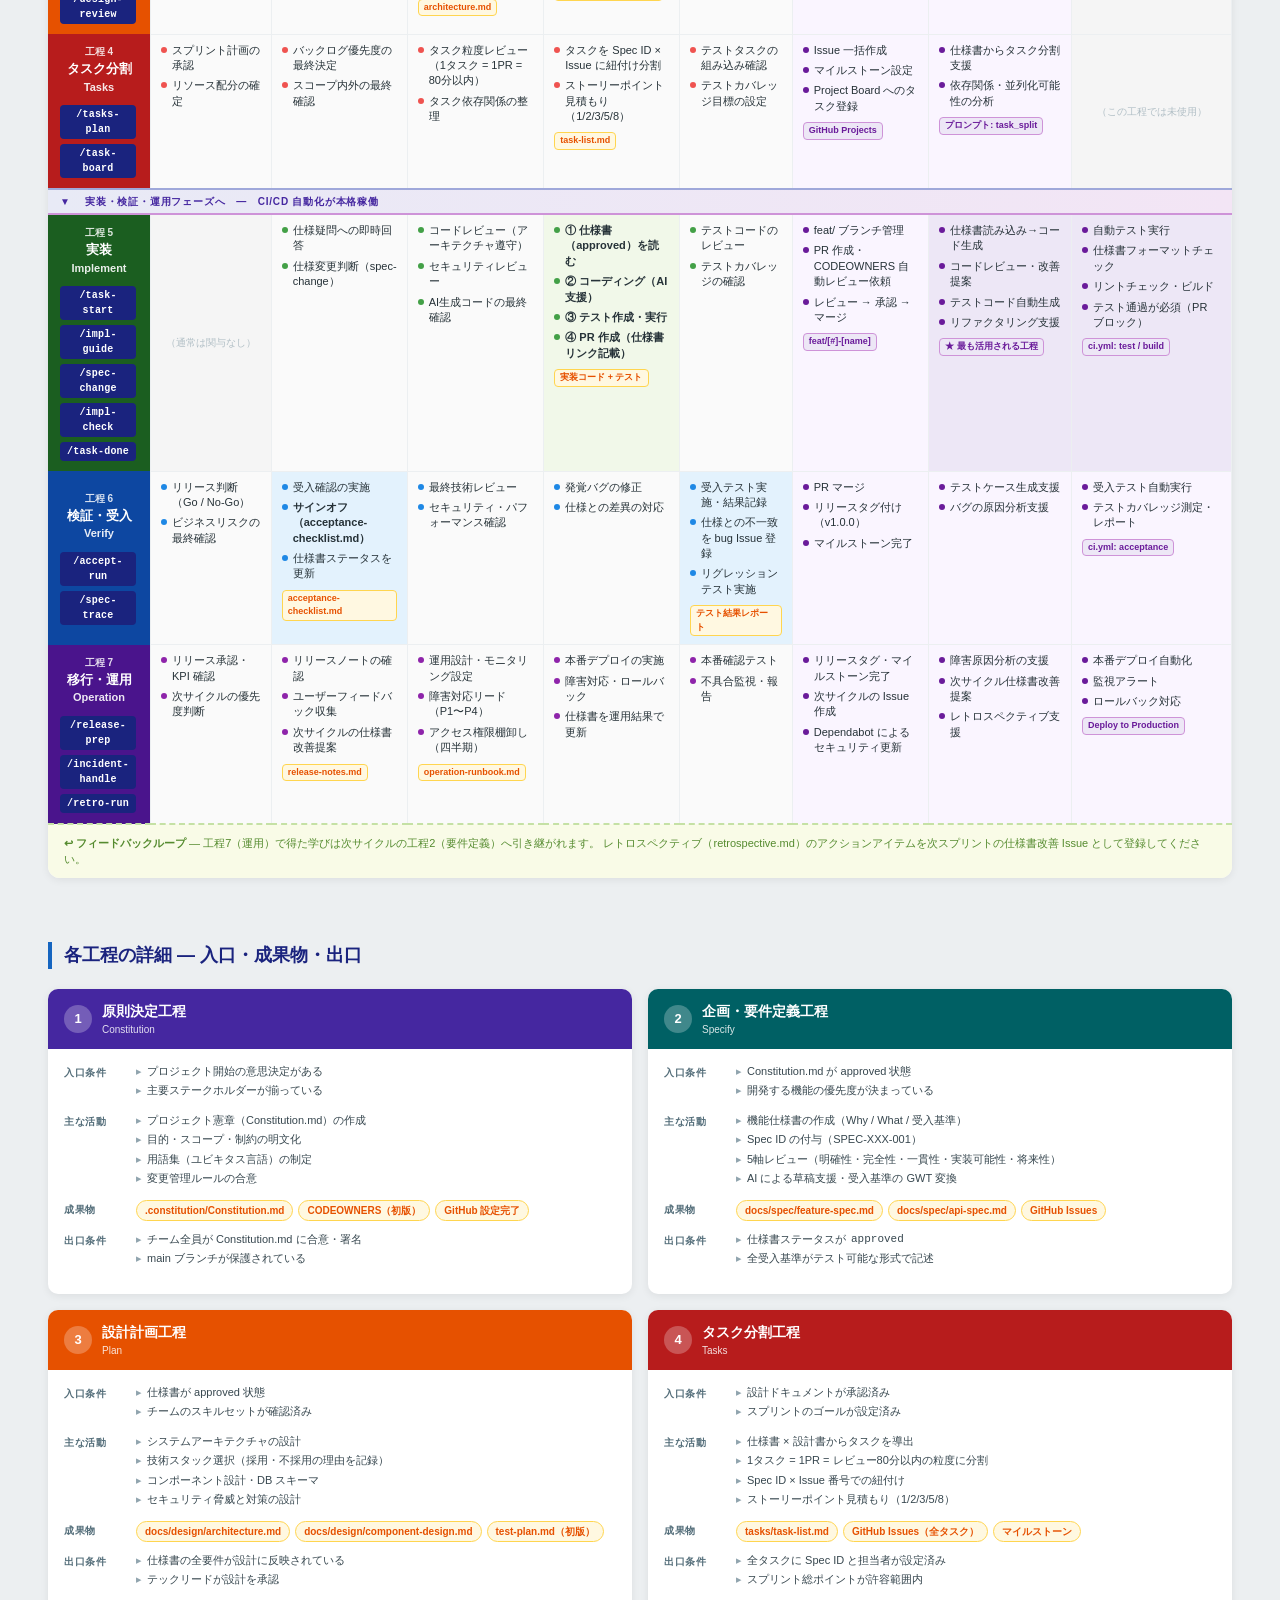
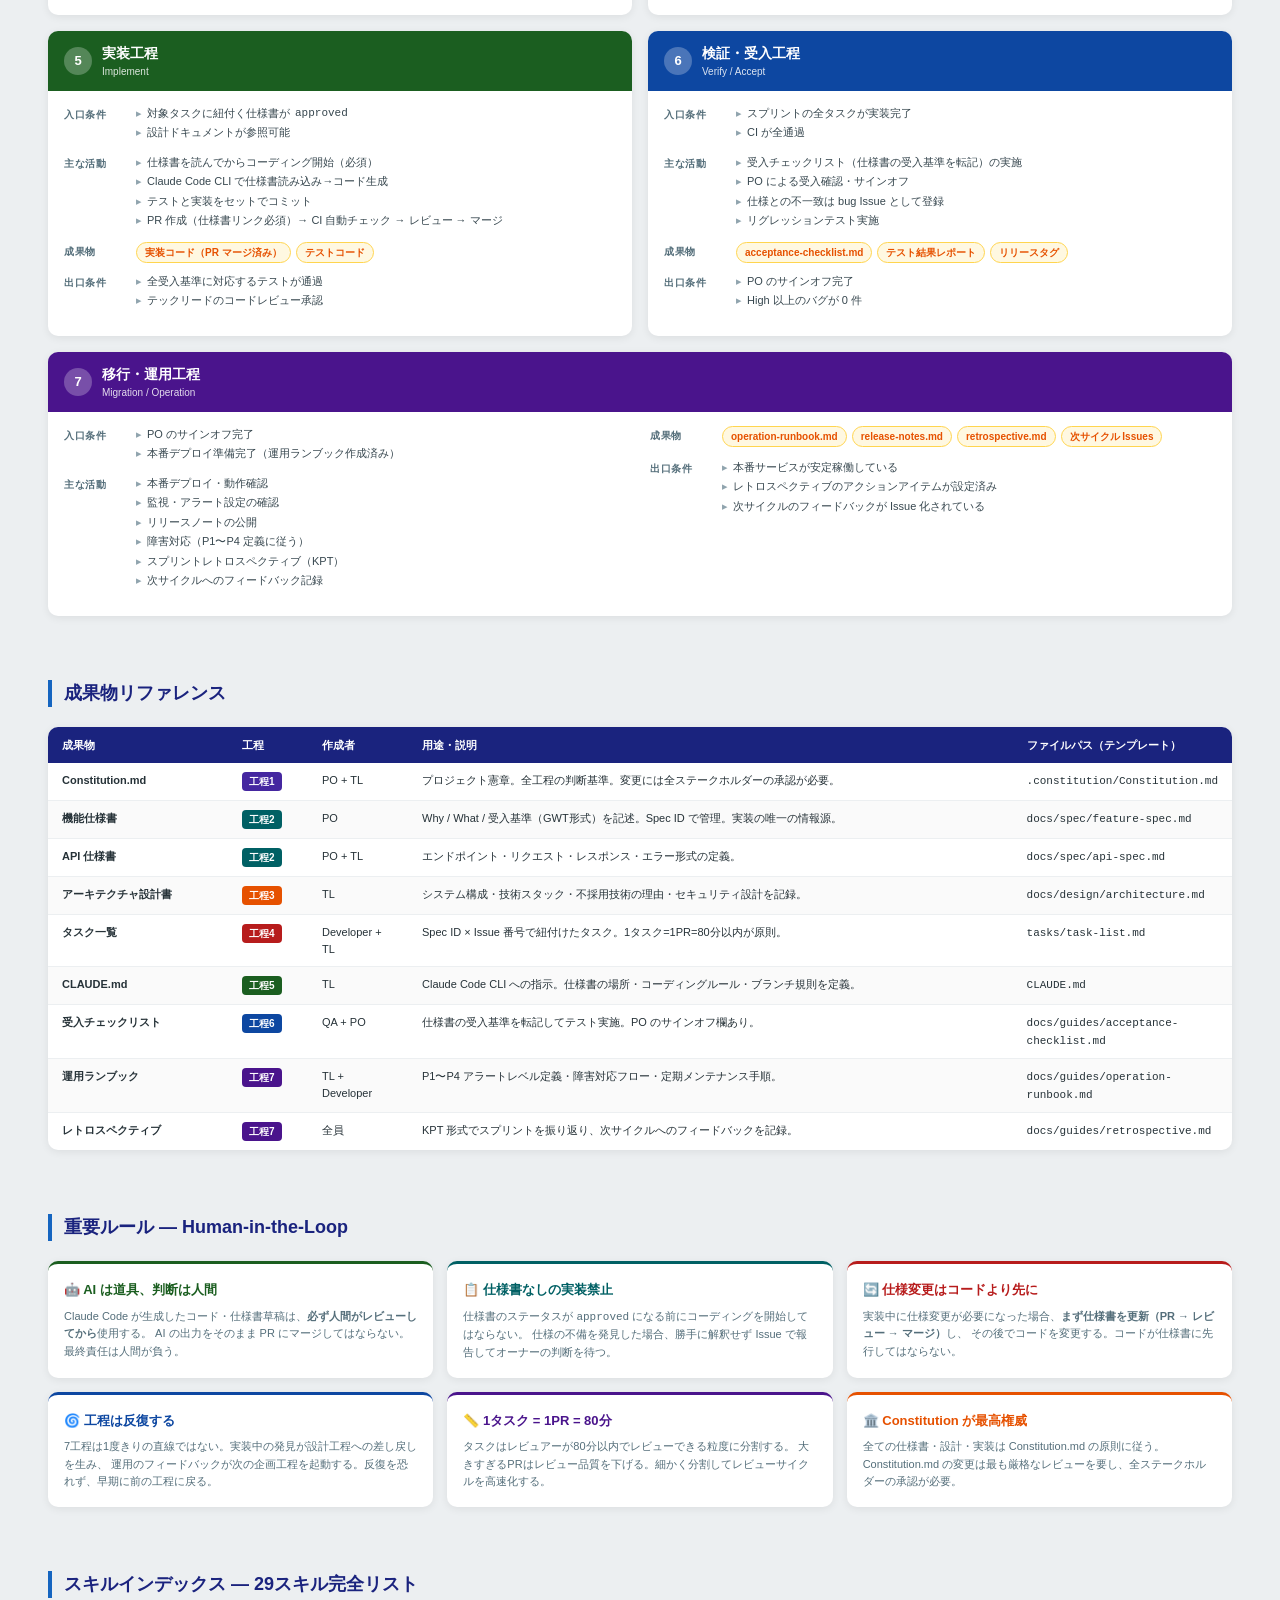
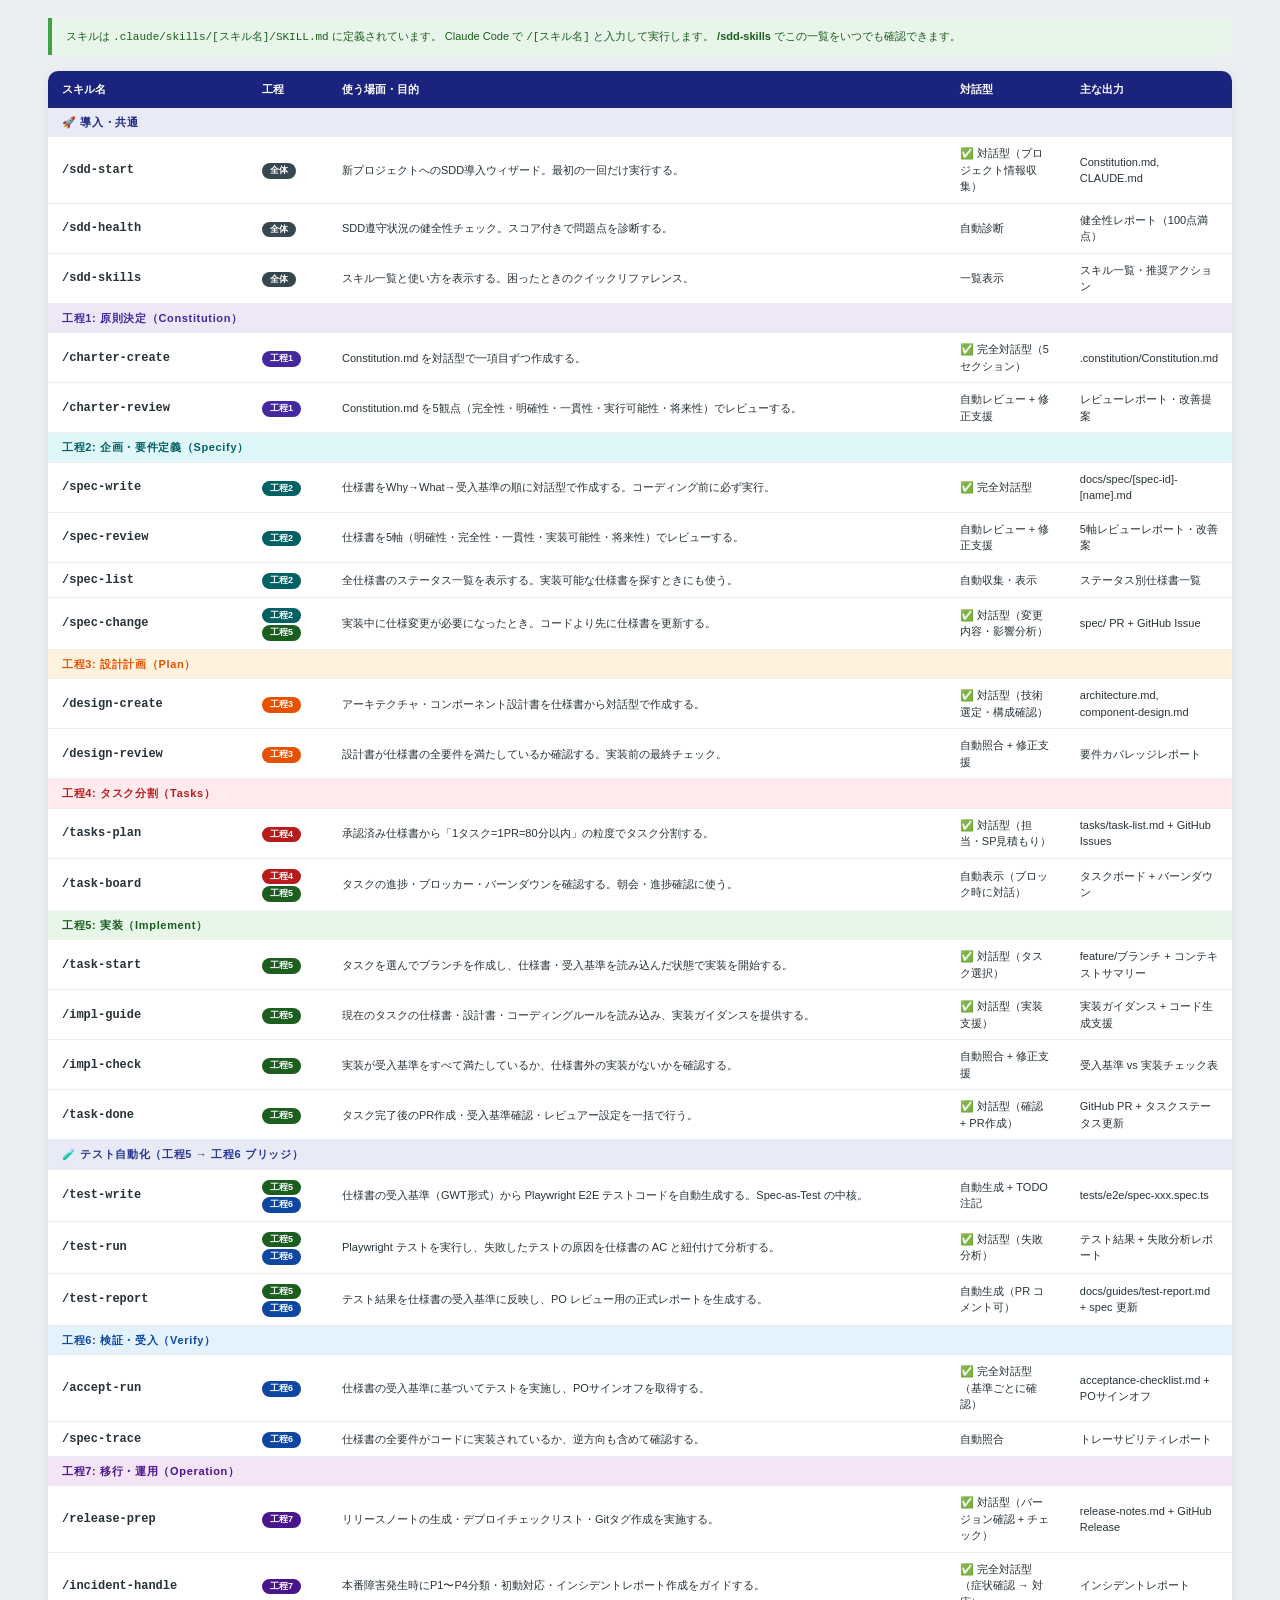
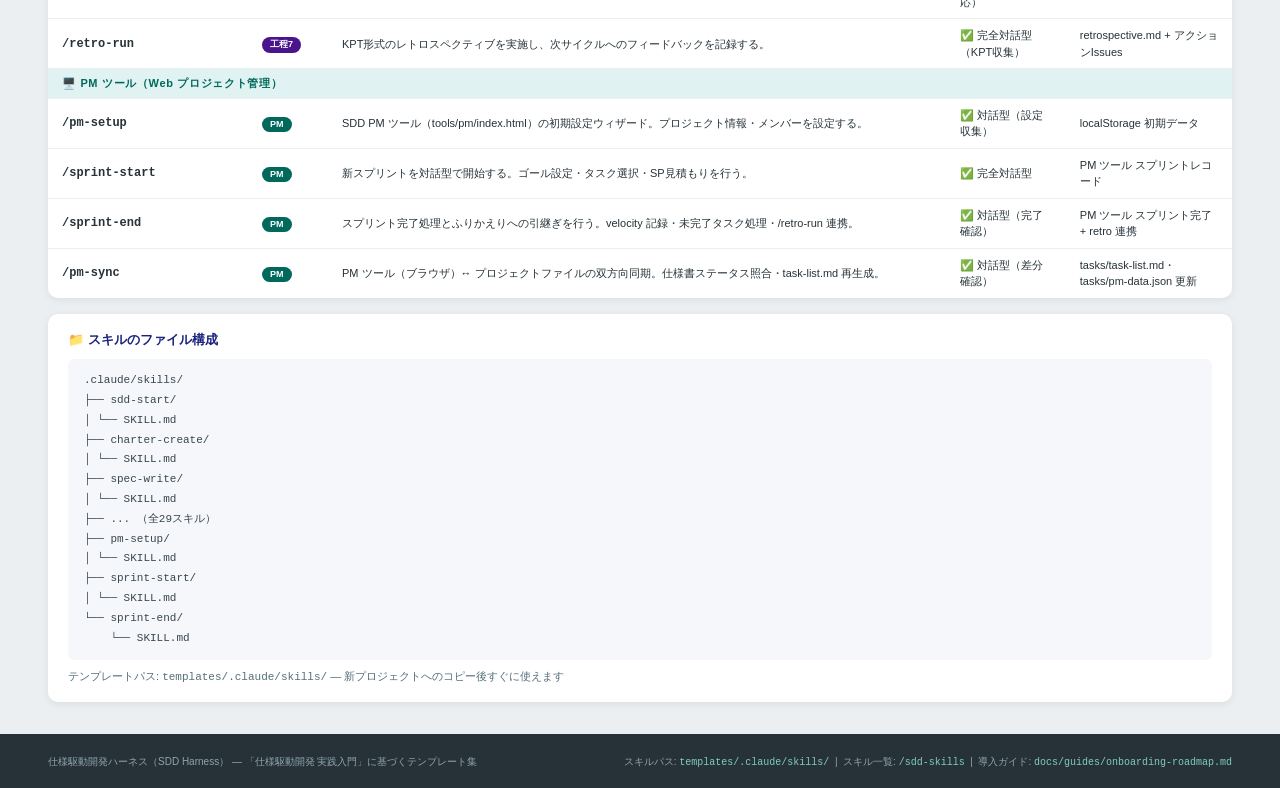
<file: templates/docs/sdd-workflow.html>
<!DOCTYPE html>
<html lang="ja">
<head>
<meta charset="UTF-8">
<meta name="viewport" content="width=device-width, initial-scale=1.0">
<title>仕様駆動開発（SDD）業務フロー</title>
<link rel="icon" type="image/svg+xml" href="data:image/svg+xml,%3Csvg xmlns='http://www.w3.org/2000/svg' viewBox='0 0 32 32'%3E%3Crect width='32' height='32' rx='6' fill='%234527A0'/%3E%3Ccircle cx='16' cy='16' r='9' fill='none' stroke='%23EDE7F6' stroke-width='2.5' stroke-dasharray='4 2'/%3E%3Cpath d='M16 7 A9 9 0 0 1 25 16' fill='none' stroke='%237E57C2' stroke-width='3' stroke-linecap='round'/%3E%3Cpolygon points='25,12 29,16 25,16' fill='%237E57C2'/%3E%3Ccircle cx='16' cy='16' r='3' fill='%23EDE7F6'/%3E%3C/svg%3E">
<style>
:root {
  --c1: #4527A0; --c1l: #EDE7F6; --c1m: #7E57C2;
  --c2: #006064; --c2l: #E0F7FA; --c2m: #00ACC1;
  --c3: #E65100; --c3l: #FFF3E0; --c3m: #FB8C00;
  --c4: #B71C1C; --c4l: #FFEBEE; --c4m: #EF5350;
  --c5: #1B5E20; --c5l: #E8F5E9; --c5m: #43A047;
  --c6: #0D47A1; --c6l: #E3F2FD; --c6m: #1E88E5;
  --c7: #4A148C; --c7l: #F3E5F5; --c7m: #8E24AA;
  --actor-bg: #E3F2FD;
  --actor-head: #1565C0;
  --system-bg: #F3E5F5;
  --system-head: #6A1B9A;
  --border: #B0BEC5;
  --text: #1A237E;
  --muted: #546E7A;
}
* { box-sizing: border-box; margin: 0; padding: 0; }
body {
  font-family: 'Hiragino Kaku Gothic Pro', 'Yu Gothic UI', 'Meiryo', sans-serif;
  background: #ECEFF1;
  color: #263238;
  font-size: 13px;
  line-height: 1.5;
}
a { color: inherit; text-decoration: none; }

/* ── HEADER ── */
.site-header {
  background: linear-gradient(135deg, #1A237E 0%, #283593 50%, #1565C0 100%);
  color: #fff;
  padding: 40px 48px 32px;
}
.site-header h1 { font-size: 28px; font-weight: 700; letter-spacing: .04em; margin-bottom: 6px; }
.site-header .subtitle { font-size: 14px; opacity: .85; margin-bottom: 20px; }
.principle-grid {
  display: grid; grid-template-columns: repeat(4,1fr); gap: 12px; margin-top: 24px;
}
.principle-card {
  background: rgba(255,255,255,.12); border: 1px solid rgba(255,255,255,.2);
  border-radius: 8px; padding: 12px 14px;
}
.principle-card .num { font-size: 10px; opacity: .7; font-weight: 600; letter-spacing: .08em; }
.principle-card .title { font-size: 13px; font-weight: 700; margin: 4px 0 2px; }
.principle-card .desc { font-size: 11px; opacity: .8; }

/* ── SECTION ── */
.section { padding: 32px 48px; }
.section-title {
  font-size: 18px; font-weight: 700; color: #1A237E;
  border-left: 4px solid #1565C0; padding-left: 12px; margin-bottom: 20px;
}

/* ── CYCLE DIAGRAM ── */
.cycle-wrap {
  background: #fff; border-radius: 12px; padding: 28px 24px;
  box-shadow: 0 2px 8px rgba(0,0,0,.07);
  overflow-x: auto;
}
.cycle {
  display: flex; align-items: flex-start; gap: 0; min-width: 900px;
  position: relative;
}
.cycle-phase {
  display: flex; flex-direction: column; align-items: center; flex: 1; position: relative;
}
.phase-bubble {
  width: 72px; height: 72px; border-radius: 50%;
  display: flex; flex-direction: column; align-items: center; justify-content: center;
  font-weight: 700; color: #fff; position: relative; z-index: 2;
  box-shadow: 0 3px 10px rgba(0,0,0,.2);
}
.phase-bubble .num { font-size: 11px; opacity: .9; }
.phase-bubble .en  { font-size: 10px; opacity: .8; margin-top: 2px; }
.phase-bubble .ja  { font-size: 11px; font-weight: 700; }
.cycle-arrow {
  flex: 0 0 28px; display: flex; align-items: center; justify-content: center;
  margin-top: 24px; color: #90A4AE; font-size: 18px; z-index: 2;
}
.phase-label {
  font-size: 10px; color: var(--muted); text-align: center;
  margin-top: 8px; width: 80px; line-height: 1.3;
}
.feedback-row {
  display: flex; align-items: center; justify-content: center;
  gap: 8px; margin-top: 16px; padding: 8px 0;
  background: #F9FBE7; border: 1px dashed #C5E1A5; border-radius: 8px;
  font-size: 11px; color: #558B2F; font-weight: 600;
}
.feedback-row .arrow-left { color: #7CB342; font-size: 14px; }
.tech-tags {
  display: flex; gap: 10px; margin-top: 16px; flex-wrap: wrap;
}
.tech-tag {
  background: #E8EAF6; border: 1px solid #9FA8DA; border-radius: 20px;
  padding: 4px 12px; font-size: 11px; color: #283593; font-weight: 600;
}

/* ── SKILL BADGES ── */
.skill-badge {
  display: inline-block; background: #1A237E; color: #fff;
  border-radius: 4px; padding: 2px 7px; font-size: 10px; font-weight: 700;
  font-family: 'Courier New', monospace; letter-spacing: .02em;
  margin: 2px 2px 0 0; cursor: default;
}
.skill-badge:hover { background: #283593; }
.skill-badges-row {
  display: flex; flex-wrap: wrap; gap: 3px; margin-top: 6px;
}
.phase-skills {
  font-size: 10px; color: var(--muted); text-align: center;
  margin-top: 6px; width: 90px;
}
.phase-skills .skill-badge { font-size: 9px; padding: 1px 5px; }
/* Skills index table */
.skills-table {
  width: 100%; border-collapse: collapse; background: #fff;
  border-radius: 10px; overflow: hidden;
  box-shadow: 0 2px 8px rgba(0,0,0,.07);
}
.skills-table th {
  padding: 10px 14px; font-size: 11px; text-align: left; color: #fff;
}
.skills-table td {
  padding: 8px 14px; border-bottom: 1px solid #ECEFF1;
  font-size: 11px; vertical-align: middle;
}
.skills-table tr:last-child td { border-bottom: none; }
.skills-table .group-header td {
  font-weight: 700; font-size: 11px; letter-spacing: .06em;
  padding: 6px 14px; border-bottom: 1px solid #ECEFF1;
}
.skill-name { font-family: 'Courier New', monospace; font-weight: 700; font-size: 12px; }
.skill-phase-tag {
  display: inline-block; border-radius: 12px; padding: 1px 8px;
  font-size: 9px; font-weight: 700; color: #fff; white-space: nowrap;
}

/* ── SWIM LANE ── */
.swim-wrap {
  background: #fff; border-radius: 12px;
  box-shadow: 0 2px 8px rgba(0,0,0,.07);
  overflow-x: auto;
}
.swim-table {
  border-collapse: collapse; width: 100%; min-width: 1100px;
}
/* Column widths */
.swim-table colgroup col:first-child { width: 130px; }
.swim-table colgroup col { width: 140px; }

/* Phase row header */
.phase-row-header {
  color: #fff; font-weight: 700; font-size: 12px; padding: 10px 12px;
  vertical-align: middle; writing-mode: horizontal-tb; border: none;
}
.phase-row-header .ph-num { font-size: 10px; opacity: .85; }
.phase-row-header .ph-en  { font-size: 11px; opacity: .9; font-weight: 600; }
.phase-row-header .ph-ja  { font-size: 13px; font-weight: 700; }

/* Actor header row */
.lane-header-actor {
  background: var(--actor-head); color: #fff;
  font-size: 11px; font-weight: 700; padding: 8px 10px;
  text-align: center; letter-spacing: .04em;
}
.lane-header-system {
  background: var(--system-head); color: #fff;
  font-size: 11px; font-weight: 700; padding: 8px 10px;
  text-align: center; letter-spacing: .04em;
}
.actor-label {
  background: var(--actor-bg); border-right: 1px solid var(--border);
  padding: 8px 10px; vertical-align: top;
  font-size: 11px; font-weight: 700; color: var(--actor-head);
  text-align: center;
}
.system-label {
  background: var(--system-bg); border-right: 1px solid var(--border);
  padding: 8px 10px; vertical-align: top;
  font-size: 11px; font-weight: 700; color: var(--system-head);
  text-align: center;
}
.actor-label .role-icon { font-size: 16px; display: block; margin-bottom: 2px; }
.system-label .role-icon { font-size: 16px; display: block; margin-bottom: 2px; }

/* Activity cell */
.cell {
  vertical-align: top; padding: 8px 10px;
  border: 1px solid #ECEFF1; font-size: 11px;
}
.cell-actor { background: #FAFAFA; }
.cell-system { background: #FAF5FF; }
.cell-empty { background: #F5F5F5; color: #B0BEC5; font-size: 10px; text-align: center; vertical-align: middle; }
.activity {
  display: flex; align-items: flex-start; gap: 5px;
  margin-bottom: 5px; color: #263238;
}
.activity:last-child { margin-bottom: 0; }
.activity-dot {
  width: 6px; height: 6px; border-radius: 50%; flex-shrink: 0; margin-top: 4px;
}
.activity-text { line-height: 1.4; }
.artifact-tag {
  display: inline-block; background: #FFF8E1; border: 1px solid #FFD54F;
  border-radius: 4px; padding: 1px 5px; font-size: 9px;
  color: #E65100; font-weight: 600; margin-top: 3px;
}
.system-tag {
  display: inline-block; background: #EDE7F6; border: 1px solid #CE93D8;
  border-radius: 4px; padding: 1px 5px; font-size: 9px;
  color: #6A1B9A; font-weight: 600; margin-top: 3px;
}
/* section divider within table */
.divider-row td {
  background: linear-gradient(to right, #E8EAF6, #F3E5F5);
  border-top: 2px solid #9FA8DA;
  border-bottom: 2px solid #CE93D8;
  padding: 4px 12px;
  font-size: 10px; font-weight: 700; letter-spacing: .08em;
  color: #4527A0;
}
.divider-row td:first-child { border-radius: 0; }

/* ── PHASE DETAIL CARDS ── */
.phase-cards { display: grid; grid-template-columns: 1fr 1fr; gap: 16px; }
.phase-card {
  background: #fff; border-radius: 10px; overflow: hidden;
  box-shadow: 0 2px 8px rgba(0,0,0,.07);
}
.phase-card-head {
  color: #fff; padding: 12px 16px;
  display: flex; align-items: center; gap: 10px;
}
.phase-card-head .num {
  width: 28px; height: 28px; border-radius: 50%;
  background: rgba(255,255,255,.25);
  display: flex; align-items: center; justify-content: center;
  font-weight: 700; font-size: 13px; flex-shrink: 0;
}
.phase-card-head .name { font-weight: 700; font-size: 14px; }
.phase-card-head .name-en { font-size: 10px; opacity: .85; }
.phase-card-body { padding: 14px 16px; }
.detail-row { display: flex; gap: 12px; margin-bottom: 10px; }
.detail-label {
  font-size: 10px; font-weight: 700; color: var(--muted);
  letter-spacing: .06em; white-space: nowrap; padding-top: 2px; min-width: 60px;
}
.detail-items { flex: 1; }
.detail-item {
  font-size: 11px; color: #37474F; margin-bottom: 3px;
  display: flex; align-items: flex-start; gap: 5px;
}
.detail-item::before { content: '▸'; color: #90A4AE; flex-shrink: 0; }
.artifact-list { display: flex; flex-wrap: wrap; gap: 5px; }
.artifact-pill {
  background: #FFF8E1; border: 1px solid #FFD54F;
  border-radius: 12px; padding: 2px 8px;
  font-size: 10px; color: #E65100; font-weight: 600;
}

/* ── ARTIFACTS TABLE ── */
.artifacts-table {
  width: 100%; border-collapse: collapse; background: #fff;
  border-radius: 10px; overflow: hidden;
  box-shadow: 0 2px 8px rgba(0,0,0,.07);
}
.artifacts-table th {
  background: #1A237E; color: #fff;
  padding: 10px 14px; font-size: 11px; text-align: left;
}
.artifacts-table td {
  padding: 9px 14px; border-bottom: 1px solid #ECEFF1;
  font-size: 11px; vertical-align: top;
}
.artifacts-table tr:last-child td { border-bottom: none; }
.artifacts-table tr:nth-child(even) td { background: #FAFAFA; }
.phase-badge {
  display: inline-block; border-radius: 4px; padding: 2px 7px;
  font-size: 10px; font-weight: 700; color: #fff;
}

/* ── LEGEND ── */
.legend { display: flex; gap: 24px; flex-wrap: wrap; align-items: center; }
.legend-item { display: flex; align-items: center; gap: 6px; font-size: 11px; }
.legend-box { width: 14px; height: 14px; border-radius: 3px; }

/* Helpers */
.mt12 { margin-top: 12px; }
.mt20 { margin-top: 20px; }
.bg-white { background: #fff; }
.rounded { border-radius: 10px; }
.shadow { box-shadow: 0 2px 8px rgba(0,0,0,.07); }
.p16 { padding: 16px; }
.note {
  background: #E8F5E9; border-left: 4px solid #43A047;
  border-radius: 0 8px 8px 0; padding: 10px 14px;
  font-size: 11px; color: #1B5E20; margin-bottom: 16px;
}

/* Phase colors applied via class */
.p1 { background-color: var(--c1); } .p1l { background-color: var(--c1l); }
.p2 { background-color: var(--c2); } .p2l { background-color: var(--c2l); }
.p3 { background-color: var(--c3); } .p3l { background-color: var(--c3l); }
.p4 { background-color: var(--c4); } .p4l { background-color: var(--c4l); }
.p5 { background-color: var(--c5); } .p5l { background-color: var(--c5l); }
.p6 { background-color: var(--c6); } .p6l { background-color: var(--c6l); }
.p7 { background-color: var(--c7); } .p7l { background-color: var(--c7l); }

.d1 { background-color: var(--c1m); }
.d2 { background-color: var(--c2m); }
.d3 { background-color: var(--c3m); }
.d4 { background-color: var(--c4m); }
.d5 { background-color: var(--c5m); }
.d6 { background-color: var(--c6m); }
.d7 { background-color: var(--c7m); }

/* Print */
@media print {
  body { background: #fff; font-size: 10px; }
  .section { padding: 16px 24px; }
  .swim-table { min-width: auto; font-size: 9px; }
  .phase-cards { page-break-inside: avoid; }
}
</style>
</head>
<body>

<!-- ══════════ HEADER ══════════ -->
<header class="site-header">
  <p style="font-size:11px;opacity:.7;letter-spacing:.1em;margin-bottom:6px;">SPEC-DRIVEN DEVELOPMENT</p>
  <h1>仕様駆動開発（SDD）業務フロー</h1>
  <p class="subtitle">「仕様駆動開発 実践入門 〜 AIで実現する開発方法論」に基づく、アクター別・工程別の業務フローリファレンス</p>

  <div style="display:flex;gap:16px;flex-wrap:wrap;margin-top:16px;">
    <div style="background:rgba(255,255,255,.15);border-radius:8px;padding:8px 14px;font-size:11px;">
      <span style="opacity:.7;">対象ツール</span>
      <span style="font-weight:700;margin-left:8px;">Claude Code CLI / GitHub Copilot / GitHub Actions</span>
    </div>
    <div style="background:rgba(255,255,255,.15);border-radius:8px;padding:8px 14px;font-size:11px;">
      <span style="opacity:.7;">対象フェーズ</span>
      <span style="font-weight:700;margin-left:8px;">Constitution → Specify → Plan → Tasks → Implement → Verify → Operation</span>
    </div>
  </div>

  <div class="principle-grid">
    <div class="principle-card">
      <div class="num">原則 01</div>
      <div class="title">生きたドキュメント</div>
      <div class="desc">仕様書は実装と並走して継続更新する</div>
    </div>
    <div class="principle-card">
      <div class="num">原則 02</div>
      <div class="title">唯一の情報源（SSoT）</div>
      <div class="desc">仕様書が Single Source of Truth</div>
    </div>
    <div class="principle-card">
      <div class="num">原則 03</div>
      <div class="title">変更と反復が前提</div>
      <div class="desc">仕様は変わる。変更プロセスを設計する</div>
    </div>
    <div class="principle-card">
      <div class="num">原則 04</div>
      <div class="title">AIでコスト削減</div>
      <div class="desc">AI活用で仕様作成・レビュー・実装を加速</div>
    </div>
  </div>
</header>

<!-- ══════════ OVERALL CYCLE ══════════ -->
<section class="section">
  <div class="section-title">全体サイクル — 7つの工程</div>

  <div class="note">
    ⚠️ SDDの7工程は<strong>線形ではなく反復的</strong>です。実装中に仕様の不備を発見したら前の工程に戻り、運用フェーズのフィードバックが次の企画工程を起動します。
  </div>

  <div class="cycle-wrap">
    <div class="cycle">
      <div class="cycle-phase">
        <div class="phase-bubble p1">
          <span class="num">工程 1</span>
          <span class="ja">原則決定</span>
          <span class="en">Constitution</span>
        </div>
        <div class="phase-label">プロジェクト憲章<br>用語集の制定</div>
        <div class="phase-skills"><span class="skill-badge">/charter-create</span><br><span class="skill-badge">/charter-review</span></div>
      </div>
      <div class="cycle-arrow">→</div>
      <div class="cycle-phase">
        <div class="phase-bubble p2">
          <span class="num">工程 2</span>
          <span class="ja">要件定義</span>
          <span class="en">Specify</span>
        </div>
        <div class="phase-label">仕様書作成<br>GitHub Issue</div>
        <div class="phase-skills"><span class="skill-badge">/spec-write</span><br><span class="skill-badge">/spec-review</span><br><span class="skill-badge">/spec-list</span></div>
      </div>
      <div class="cycle-arrow">→</div>
      <div class="cycle-phase">
        <div class="phase-bubble p3">
          <span class="num">工程 3</span>
          <span class="ja">設計計画</span>
          <span class="en">Plan</span>
        </div>
        <div class="phase-label">アーキテクチャ<br>技術スタック</div>
        <div class="phase-skills"><span class="skill-badge">/design-create</span><br><span class="skill-badge">/design-review</span></div>
      </div>
      <div class="cycle-arrow">→</div>
      <div class="cycle-phase">
        <div class="phase-bubble p4">
          <span class="num">工程 4</span>
          <span class="ja">タスク分割</span>
          <span class="en">Tasks</span>
        </div>
        <div class="phase-label">1PR=80分以内<br>スプリント計画</div>
        <div class="phase-skills"><span class="skill-badge">/tasks-plan</span><br><span class="skill-badge">/task-board</span></div>
      </div>
      <div class="cycle-arrow">→</div>
      <div class="cycle-phase">
        <div class="phase-bubble p5">
          <span class="num">工程 5</span>
          <span class="ja">実装</span>
          <span class="en">Implement</span>
        </div>
        <div class="phase-label">仕様書→コード<br>AI支援・PR</div>
        <div class="phase-skills"><span class="skill-badge">/task-start</span><br><span class="skill-badge">/impl-guide</span><br><span class="skill-badge">/impl-check</span><br><span class="skill-badge">/task-done</span></div>
      </div>
      <div class="cycle-arrow">→</div>
      <div class="cycle-phase">
        <div class="phase-bubble p6">
          <span class="num">工程 6</span>
          <span class="ja">検証・受入</span>
          <span class="en">Verify</span>
        </div>
        <div class="phase-label">受入テスト<br>PO サインオフ</div>
        <div class="phase-skills"><span class="skill-badge">/accept-run</span><br><span class="skill-badge">/spec-trace</span></div>
      </div>
      <div class="cycle-arrow">→</div>
      <div class="cycle-phase">
        <div class="phase-bubble p7">
          <span class="num">工程 7</span>
          <span class="ja">移行・運用</span>
          <span class="en">Operation</span>
        </div>
        <div class="phase-label">デプロイ・監視<br>レトロスペクティブ</div>
        <div class="phase-skills"><span class="skill-badge">/release-prep</span><br><span class="skill-badge">/incident-handle</span><br><span class="skill-badge">/retro-run</span></div>
      </div>
    </div>

    <div class="feedback-row mt12">
      <span class="arrow-left">↩</span>
      <span>運用フェーズで得たフィードバックは次サイクルの<strong>企画・要件定義工程（Specify）</strong>に引き継がれる</span>
      <span class="arrow-left">↩</span>
    </div>

    <div style="margin-top:14px;padding-top:14px;border-top:1px solid #ECEFF1;">
      <div style="font-size:10px;color:var(--muted);font-weight:700;letter-spacing:.08em;margin-bottom:8px;">3つの技術要素</div>
      <div class="tech-tags">
        <div class="tech-tag">📝 Markdown — 仕様記述の標準形式</div>
        <div class="tech-tag">🔀 Git / GitHub — バージョン管理・合意形成・ワークフロー基盤</div>
        <div class="tech-tag">🤖 Claude Code CLI / Codex — 仕様からのコード生成・レビュー支援</div>
        <div class="tech-tag">🔒 Human-in-the-Loop — AI出力は必ず人間がレビュー・承認</div>
      </div>
    </div>
  </div>
</section>

<!-- ══════════ SWIM LANE ══════════ -->
<section class="section">
  <div class="section-title">スイムレーン — アクター別・工程別フロー</div>

  <div style="display:flex;gap:16px;margin-bottom:16px;flex-wrap:wrap;">
    <div class="legend">
      <div class="legend-item"><div class="legend-box" style="background:var(--actor-head)"></div> 人間アクター（ビジネス・開発チーム）</div>
      <div class="legend-item"><div class="legend-box" style="background:var(--system-head)"></div> システムサポート（ツール・自動化）</div>
      <div class="legend-item"><div class="legend-box" style="background:#FFF8E1;border:1px solid #FFD54F"></div> 主要成果物</div>
      <div class="legend-item"><div class="legend-box" style="background:#EDE7F6;border:1px solid #CE93D8"></div> 自動チェック・ツール操作</div>
    </div>
  </div>

  <div class="swim-wrap">
    <table class="swim-table">
      <colgroup>
        <col style="width:100px"><!-- Phase -->
        <!-- Human Actors -->
        <col style="width:130px"><!-- Manager -->
        <col style="width:140px"><!-- PO -->
        <col style="width:140px"><!-- Tech Lead -->
        <col style="width:140px"><!-- Developer -->
        <col style="width:120px"><!-- QA -->
        <!-- Systems -->
        <col style="width:140px"><!-- GitHub -->
        <col style="width:150px"><!-- Claude AI -->
        <col style="width:130px"><!-- CI/CD -->
      </colgroup>

      <!-- Header Row -->
      <thead>
        <tr>
          <th style="background:#37474F;color:#fff;padding:10px;font-size:11px;text-align:center;">工程</th>
          <th class="lane-header-actor">👔<br>経営層<br>マネージャー</th>
          <th class="lane-header-actor">📋<br>プロダクト<br>オーナー（PO）</th>
          <th class="lane-header-actor">🏗️<br>テック<br>リード</th>
          <th class="lane-header-actor">💻<br>開発者</th>
          <th class="lane-header-actor">🧪<br>QA<br>テスター</th>
          <th class="lane-header-system">🐙<br>GitHub</th>
          <th class="lane-header-system">🤖<br>Claude Code CLI<br>/ AI ツール</th>
          <th class="lane-header-system">⚙️<br>CI/CD<br>パイプライン</th>
        </tr>
      </thead>

      <tbody>
        <!-- ── PHASE 1 ── -->
        <tr>
          <td class="phase-row-header p1" rowspan="1" style="text-align:center;border:none;">
            <div class="ph-num">工程 1</div>
            <div class="ph-ja">原則決定</div>
            <div class="ph-en">Constitution</div>
            <div style="margin-top:8px;display:flex;flex-direction:column;gap:3px;align-items:center;">
              <span class="skill-badge">/sdd-start</span>
              <span class="skill-badge">/charter-create</span>
              <span class="skill-badge">/charter-review</span>
            </div>
          </td>
          <!-- Manager -->
          <td class="cell cell-actor">
            <div class="activity"><div class="activity-dot" style="background:var(--c1m)"></div><div class="activity-text">ビジネス目標・スコープの共有</div></div>
            <div class="activity"><div class="activity-dot" style="background:var(--c1m)"></div><div class="activity-text">リスク・制約の提示</div></div>
            <div class="activity"><div class="activity-dot" style="background:var(--c1m)"></div><div class="activity-text">変更管理ルールの承認</div></div>
          </td>
          <!-- PO -->
          <td class="cell cell-actor">
            <div class="activity"><div class="activity-dot" style="background:var(--c1m)"></div><div class="activity-text">Why（目的）の言語化</div></div>
            <div class="activity"><div class="activity-dot" style="background:var(--c1m)"></div><div class="activity-text">ステークホルダーの整理</div></div>
            <div class="activity"><div class="activity-dot" style="background:var(--c1m)"></div><div class="activity-text">成功の定義（KPI）設定</div></div>
            <div class="artifact-tag">Constitution.md 草稿</div>
          </td>
          <!-- Tech Lead -->
          <td class="cell cell-actor">
            <div class="activity"><div class="activity-dot" style="background:var(--c1m)"></div><div class="activity-text">技術的制約の定義</div></div>
            <div class="activity"><div class="activity-dot" style="background:var(--c1m)"></div><div class="activity-text">用語集（ユビキタス言語）整備</div></div>
            <div class="activity"><div class="activity-dot" style="background:var(--c1m)"></div><div class="activity-text">CODEOWNERS の初期設定</div></div>
            <div class="artifact-tag">Constitution.md 完成</div>
          </td>
          <!-- Developer -->
          <td class="cell cell-actor">
            <div class="activity"><div class="activity-dot" style="background:var(--c1m)"></div><div class="activity-text">参加・フィードバック提供</div></div>
            <div class="activity"><div class="activity-dot" style="background:var(--c1m)"></div><div class="activity-text">開発環境セットアップ</div></div>
            <div class="activity"><div class="activity-dot" style="background:var(--c1m)"></div><div class="activity-text">AI ツールの導入</div></div>
          </td>
          <!-- QA -->
          <td class="cell cell-actor">
            <div class="activity"><div class="activity-dot" style="background:var(--c1m)"></div><div class="activity-text">品質基準の合意</div></div>
            <div class="activity"><div class="activity-dot" style="background:var(--c1m)"></div><div class="activity-text">受入条件の原則確認</div></div>
          </td>
          <!-- GitHub -->
          <td class="cell cell-system">
            <div class="activity"><div class="activity-dot" style="background:var(--system-head)"></div><div class="activity-text">リポジトリ作成</div></div>
            <div class="activity"><div class="activity-dot" style="background:var(--system-head)"></div><div class="activity-text">Branch Protection 設定</div></div>
            <div class="activity"><div class="activity-dot" style="background:var(--system-head)"></div><div class="activity-text">Constitution.md の PR・レビュー・マージ</div></div>
            <div class="system-tag">main 保護ルール有効化</div>
          </td>
          <!-- Claude AI -->
          <td class="cell cell-system">
            <div class="activity"><div class="activity-dot" style="background:var(--system-head)"></div><div class="activity-text">憲章の草稿生成支援</div></div>
            <div class="activity"><div class="activity-dot" style="background:var(--system-head)"></div><div class="activity-text">矛盾・漏れの検出レビュー</div></div>
            <div class="activity"><div class="activity-dot" style="background:var(--system-head)"></div><div class="activity-text">用語定義の一貫性確認</div></div>
            <div class="system-tag">プロンプト: 5軸レビュー</div>
          </td>
          <!-- CI/CD -->
          <td class="cell cell-empty">（この工程では未使用。設定のみ準備）</td>
        </tr>

        <!-- ── PHASE 2 ── -->
        <tr>
          <td class="phase-row-header p2" style="text-align:center;border:none;">
            <div class="ph-num">工程 2</div>
            <div class="ph-ja">要件定義</div>
            <div class="ph-en">Specify</div>
            <div style="margin-top:8px;display:flex;flex-direction:column;gap:3px;align-items:center;">
              <span class="skill-badge">/spec-write</span>
              <span class="skill-badge">/spec-review</span>
              <span class="skill-badge">/spec-list</span>
              <span class="skill-badge">/spec-change</span>
            </div>
          </td>
          <td class="cell cell-actor">
            <div class="activity"><div class="activity-dot" style="background:var(--c2m)"></div><div class="activity-text">優先度・リソース承認</div></div>
            <div class="activity"><div class="activity-dot" style="background:var(--c2m)"></div><div class="activity-text">スコープ変更の最終判断</div></div>
          </td>
          <td class="cell cell-actor">
            <div class="activity"><div class="activity-dot" style="background:var(--c2m)"></div><div class="activity-text">仕様書作成（Why / What / 受入基準）</div></div>
            <div class="activity"><div class="activity-dot" style="background:var(--c2m)"></div><div class="activity-text">Spec ID 付与（SPEC-XXX-001）</div></div>
            <div class="activity"><div class="activity-dot" style="background:var(--c2m)"></div><div class="activity-text">MoSCoW 優先度の設定</div></div>
            <div class="artifact-tag">feature-spec.md</div>
            <div class="artifact-tag">api-spec.md</div>
          </td>
          <td class="cell cell-actor">
            <div class="activity"><div class="activity-dot" style="background:var(--c2m)"></div><div class="activity-text">5軸レビュー（明確性・完全性・一貫性・実装可能性・将来性）</div></div>
            <div class="activity"><div class="activity-dot" style="background:var(--c2m)"></div><div class="activity-text">技術的実現可能性の確認</div></div>
            <div class="activity"><div class="activity-dot" style="background:var(--c2m)"></div><div class="activity-text">ステータスを approved に更新</div></div>
          </td>
          <td class="cell cell-actor">
            <div class="activity"><div class="activity-dot" style="background:var(--c2m)"></div><div class="activity-text">仕様書レビュー参加</div></div>
            <div class="activity"><div class="activity-dot" style="background:var(--c2m)"></div><div class="activity-text">実装可能性フィードバック</div></div>
            <div class="activity"><div class="activity-dot" style="background:var(--c2m)"></div><div class="activity-text">曖昧な点を Issue で質問</div></div>
          </td>
          <td class="cell cell-actor">
            <div class="activity"><div class="activity-dot" style="background:var(--c2m)"></div><div class="activity-text">受入基準のテスト可能性確認</div></div>
            <div class="activity"><div class="activity-dot" style="background:var(--c2m)"></div><div class="activity-text">Given-When-Then 形式か確認</div></div>
          </td>
          <td class="cell cell-system">
            <div class="activity"><div class="activity-dot" style="background:var(--system-head)"></div><div class="activity-text">spec/ PR の作成・レビュー</div></div>
            <div class="activity"><div class="activity-dot" style="background:var(--system-head)"></div><div class="activity-text">Issue 作成・ラベル管理</div></div>
            <div class="activity"><div class="activity-dot" style="background:var(--system-head)"></div><div class="activity-text">CODEOWNERS により PO・TL へ自動レビュー依頼</div></div>
            <div class="system-tag">spec-change ラベル</div>
          </td>
          <td class="cell cell-system">
            <div class="activity"><div class="activity-dot" style="background:var(--system-head)"></div><div class="activity-text">仕様書の草稿・改善支援</div></div>
            <div class="activity"><div class="activity-dot" style="background:var(--system-head)"></div><div class="activity-text">受入基準を GWT 形式に変換</div></div>
            <div class="activity"><div class="activity-dot" style="background:var(--system-head)"></div><div class="activity-text">仕様書の5軸レビュー支援</div></div>
            <div class="system-tag">プロンプト: spec_review</div>
          </td>
          <td class="cell cell-system">
            <div class="activity"><div class="activity-dot" style="background:var(--system-head)"></div><div class="activity-text">仕様書フォーマット自動チェック</div></div>
            <div class="activity"><div class="activity-dot" style="background:var(--system-head)"></div><div class="activity-text">ステータス検証（draft/review/approved）</div></div>
            <div class="system-tag">ci.yml: spec-check ジョブ</div>
          </td>
        </tr>

        <!-- ── PHASE 3 ── -->
        <tr>
          <td class="phase-row-header p3" style="text-align:center;border:none;">
            <div class="ph-num">工程 3</div>
            <div class="ph-ja">設計計画</div>
            <div class="ph-en">Plan</div>
            <div style="margin-top:8px;display:flex;flex-direction:column;gap:3px;align-items:center;">
              <span class="skill-badge">/design-create</span>
              <span class="skill-badge">/design-review</span>
            </div>
          </td>
          <td class="cell cell-actor">
            <div class="activity"><div class="activity-dot" style="background:var(--c3m)"></div><div class="activity-text">技術スタック選択の承認</div></div>
            <div class="activity"><div class="activity-dot" style="background:var(--c3m)"></div><div class="activity-text">予算・スケジュールの承認</div></div>
          </td>
          <td class="cell cell-actor">
            <div class="activity"><div class="activity-dot" style="background:var(--c3m)"></div><div class="activity-text">設計と仕様の整合性確認</div></div>
            <div class="activity"><div class="activity-dot" style="background:var(--c3m)"></div><div class="activity-text">ビジネス要件の見落とし確認</div></div>
          </td>
          <td class="cell cell-actor">
            <div class="activity"><div class="activity-dot" style="background:var(--c3m)"></div><div class="activity-text">システムアーキテクチャ設計</div></div>
            <div class="activity"><div class="activity-dot" style="background:var(--c3m)"></div><div class="activity-text">技術スタック選択・<strong>不採用理由も記録</strong></div></div>
            <div class="activity"><div class="activity-dot" style="background:var(--c3m)"></div><div class="activity-text">セキュリティ脅威・対策の設計</div></div>
            <div class="artifact-tag">architecture.md</div>
          </td>
          <td class="cell cell-actor">
            <div class="activity"><div class="activity-dot" style="background:var(--c3m)"></div><div class="activity-text">コンポーネント詳細設計</div></div>
            <div class="activity"><div class="activity-dot" style="background:var(--c3m)"></div><div class="activity-text">インターフェース・型定義</div></div>
            <div class="activity"><div class="activity-dot" style="background:var(--c3m)"></div><div class="activity-text">DB スキーマ設計</div></div>
            <div class="artifact-tag">component-design.md</div>
          </td>
          <td class="cell cell-actor">
            <div class="activity"><div class="activity-dot" style="background:var(--c3m)"></div><div class="activity-text">テスト戦略・方針の検討</div></div>
            <div class="activity"><div class="activity-dot" style="background:var(--c3m)"></div><div class="activity-text">テスト種別（単体/結合/受入）の設計</div></div>
            <div class="artifact-tag">test-plan.md 初版</div>
          </td>
          <td class="cell cell-system">
            <div class="activity"><div class="activity-dot" style="background:var(--system-head)"></div><div class="activity-text">design/ PR のバージョン管理</div></div>
            <div class="activity"><div class="activity-dot" style="background:var(--system-head)"></div><div class="activity-text">アーキテクチャ図のレビュー</div></div>
          </td>
          <td class="cell cell-system">
            <div class="activity"><div class="activity-dot" style="background:var(--system-head)"></div><div class="activity-text">設計レビュー・トレードオフ分析</div></div>
            <div class="activity"><div class="activity-dot" style="background:var(--system-head)"></div><div class="activity-text">仕様書との整合性チェック支援</div></div>
            <div class="system-tag">プロンプト: design_review</div>
          </td>
          <td class="cell cell-empty">（この工程では未使用）</td>
        </tr>

        <!-- ── PHASE 4 ── -->
        <tr>
          <td class="phase-row-header p4" style="text-align:center;border:none;">
            <div class="ph-num">工程 4</div>
            <div class="ph-ja">タスク分割</div>
            <div class="ph-en">Tasks</div>
            <div style="margin-top:8px;display:flex;flex-direction:column;gap:3px;align-items:center;">
              <span class="skill-badge">/tasks-plan</span>
              <span class="skill-badge">/task-board</span>
            </div>
          </td>
          <td class="cell cell-actor">
            <div class="activity"><div class="activity-dot" style="background:var(--c4m)"></div><div class="activity-text">スプリント計画の承認</div></div>
            <div class="activity"><div class="activity-dot" style="background:var(--c4m)"></div><div class="activity-text">リソース配分の確定</div></div>
          </td>
          <td class="cell cell-actor">
            <div class="activity"><div class="activity-dot" style="background:var(--c4m)"></div><div class="activity-text">バックログ優先度の最終決定</div></div>
            <div class="activity"><div class="activity-dot" style="background:var(--c4m)"></div><div class="activity-text">スコープ内外の最終確認</div></div>
          </td>
          <td class="cell cell-actor">
            <div class="activity"><div class="activity-dot" style="background:var(--c4m)"></div><div class="activity-text">タスク粒度レビュー<br>（1タスク = 1PR = 80分以内）</div></div>
            <div class="activity"><div class="activity-dot" style="background:var(--c4m)"></div><div class="activity-text">タスク依存関係の整理</div></div>
          </td>
          <td class="cell cell-actor">
            <div class="activity"><div class="activity-dot" style="background:var(--c4m)"></div><div class="activity-text">タスクを Spec ID × Issue に紐付け分割</div></div>
            <div class="activity"><div class="activity-dot" style="background:var(--c4m)"></div><div class="activity-text">ストーリーポイント見積もり（1/2/3/5/8）</div></div>
            <div class="artifact-tag">task-list.md</div>
          </td>
          <td class="cell cell-actor">
            <div class="activity"><div class="activity-dot" style="background:var(--c4m)"></div><div class="activity-text">テストタスクの組み込み確認</div></div>
            <div class="activity"><div class="activity-dot" style="background:var(--c4m)"></div><div class="activity-text">テストカバレッジ目標の設定</div></div>
          </td>
          <td class="cell cell-system">
            <div class="activity"><div class="activity-dot" style="background:var(--system-head)"></div><div class="activity-text">Issue 一括作成</div></div>
            <div class="activity"><div class="activity-dot" style="background:var(--system-head)"></div><div class="activity-text">マイルストーン設定</div></div>
            <div class="activity"><div class="activity-dot" style="background:var(--system-head)"></div><div class="activity-text">Project Board へのタスク登録</div></div>
            <div class="system-tag">GitHub Projects</div>
          </td>
          <td class="cell cell-system">
            <div class="activity"><div class="activity-dot" style="background:var(--system-head)"></div><div class="activity-text">仕様書からタスク分割支援</div></div>
            <div class="activity"><div class="activity-dot" style="background:var(--system-head)"></div><div class="activity-text">依存関係・並列化可能性の分析</div></div>
            <div class="system-tag">プロンプト: task_split</div>
          </td>
          <td class="cell cell-empty">（この工程では未使用）</td>
        </tr>

        <!-- System divider -->
        <tr class="divider-row">
          <td colspan="9">▼ &nbsp;&nbsp; 実装・検証・運用フェーズへ &nbsp; — &nbsp; CI/CD 自動化が本格稼働</td>
        </tr>

        <!-- ── PHASE 5 ── -->
        <tr>
          <td class="phase-row-header p5" style="text-align:center;border:none;">
            <div class="ph-num">工程 5</div>
            <div class="ph-ja">実装</div>
            <div class="ph-en">Implement</div>
            <div style="margin-top:8px;display:flex;flex-direction:column;gap:3px;align-items:center;">
              <span class="skill-badge">/task-start</span>
              <span class="skill-badge">/impl-guide</span>
              <span class="skill-badge">/spec-change</span>
              <span class="skill-badge">/impl-check</span>
              <span class="skill-badge">/task-done</span>
            </div>
          </td>
          <td class="cell cell-empty">（通常は関与なし）</td>
          <td class="cell cell-actor">
            <div class="activity"><div class="activity-dot" style="background:var(--c5m)"></div><div class="activity-text">仕様疑問への即時回答</div></div>
            <div class="activity"><div class="activity-dot" style="background:var(--c5m)"></div><div class="activity-text">仕様変更判断（spec-change）</div></div>
          </td>
          <td class="cell cell-actor">
            <div class="activity"><div class="activity-dot" style="background:var(--c5m)"></div><div class="activity-text">コードレビュー（アーキテクチャ遵守）</div></div>
            <div class="activity"><div class="activity-dot" style="background:var(--c5m)"></div><div class="activity-text">セキュリティレビュー</div></div>
            <div class="activity"><div class="activity-dot" style="background:var(--c5m)"></div><div class="activity-text">AI生成コードの最終確認</div></div>
          </td>
          <td class="cell cell-actor" style="background:#F1F8E9;">
            <div class="activity"><div class="activity-dot" style="background:var(--c5m)"></div><div class="activity-text"><strong>① 仕様書（approved）を読む</strong></div></div>
            <div class="activity"><div class="activity-dot" style="background:var(--c5m)"></div><div class="activity-text"><strong>② コーディング（AI支援）</strong></div></div>
            <div class="activity"><div class="activity-dot" style="background:var(--c5m)"></div><div class="activity-text"><strong>③ テスト作成・実行</strong></div></div>
            <div class="activity"><div class="activity-dot" style="background:var(--c5m)"></div><div class="activity-text"><strong>④ PR 作成（仕様書リンク記載）</strong></div></div>
            <div class="artifact-tag">実装コード + テスト</div>
          </td>
          <td class="cell cell-actor">
            <div class="activity"><div class="activity-dot" style="background:var(--c5m)"></div><div class="activity-text">テストコードのレビュー</div></div>
            <div class="activity"><div class="activity-dot" style="background:var(--c5m)"></div><div class="activity-text">テストカバレッジの確認</div></div>
          </td>
          <td class="cell cell-system">
            <div class="activity"><div class="activity-dot" style="background:var(--system-head)"></div><div class="activity-text">feat/ ブランチ管理</div></div>
            <div class="activity"><div class="activity-dot" style="background:var(--system-head)"></div><div class="activity-text">PR 作成・CODEOWNERS 自動レビュー依頼</div></div>
            <div class="activity"><div class="activity-dot" style="background:var(--system-head)"></div><div class="activity-text">レビュー → 承認 → マージ</div></div>
            <div class="system-tag">feat/[#]-[name]</div>
          </td>
          <td class="cell cell-system" style="background:#EDE7F6;">
            <div class="activity"><div class="activity-dot" style="background:var(--system-head)"></div><div class="activity-text">仕様書読み込み→コード生成</div></div>
            <div class="activity"><div class="activity-dot" style="background:var(--system-head)"></div><div class="activity-text">コードレビュー・改善提案</div></div>
            <div class="activity"><div class="activity-dot" style="background:var(--system-head)"></div><div class="activity-text">テストコード自動生成</div></div>
            <div class="activity"><div class="activity-dot" style="background:var(--system-head)"></div><div class="activity-text">リファクタリング支援</div></div>
            <div class="system-tag">★ 最も活用される工程</div>
          </td>
          <td class="cell cell-system" style="background:#EDE7F6;">
            <div class="activity"><div class="activity-dot" style="background:var(--system-head)"></div><div class="activity-text">自動テスト実行</div></div>
            <div class="activity"><div class="activity-dot" style="background:var(--system-head)"></div><div class="activity-text">仕様書フォーマットチェック</div></div>
            <div class="activity"><div class="activity-dot" style="background:var(--system-head)"></div><div class="activity-text">リントチェック・ビルド</div></div>
            <div class="activity"><div class="activity-dot" style="background:var(--system-head)"></div><div class="activity-text">テスト通過が必須（PR ブロック）</div></div>
            <div class="system-tag">ci.yml: test / build</div>
          </td>
        </tr>

        <!-- ── PHASE 6 ── -->
        <tr>
          <td class="phase-row-header p6" style="text-align:center;border:none;">
            <div class="ph-num">工程 6</div>
            <div class="ph-ja">検証・受入</div>
            <div class="ph-en">Verify</div>
            <div style="margin-top:8px;display:flex;flex-direction:column;gap:3px;align-items:center;">
              <span class="skill-badge">/accept-run</span>
              <span class="skill-badge">/spec-trace</span>
            </div>
          </td>
          <td class="cell cell-actor">
            <div class="activity"><div class="activity-dot" style="background:var(--c6m)"></div><div class="activity-text">リリース判断（Go / No-Go）</div></div>
            <div class="activity"><div class="activity-dot" style="background:var(--c6m)"></div><div class="activity-text">ビジネスリスクの最終確認</div></div>
          </td>
          <td class="cell cell-actor" style="background:#E3F2FD;">
            <div class="activity"><div class="activity-dot" style="background:var(--c6m)"></div><div class="activity-text">受入確認の実施</div></div>
            <div class="activity"><div class="activity-dot" style="background:var(--c6m)"></div><div class="activity-text"><strong>サインオフ（acceptance-checklist.md）</strong></div></div>
            <div class="activity"><div class="activity-dot" style="background:var(--c6m)"></div><div class="activity-text">仕様書ステータスを更新</div></div>
            <div class="artifact-tag">acceptance-checklist.md</div>
          </td>
          <td class="cell cell-actor">
            <div class="activity"><div class="activity-dot" style="background:var(--c6m)"></div><div class="activity-text">最終技術レビュー</div></div>
            <div class="activity"><div class="activity-dot" style="background:var(--c6m)"></div><div class="activity-text">セキュリティ・パフォーマンス確認</div></div>
          </td>
          <td class="cell cell-actor">
            <div class="activity"><div class="activity-dot" style="background:var(--c6m)"></div><div class="activity-text">発覚バグの修正</div></div>
            <div class="activity"><div class="activity-dot" style="background:var(--c6m)"></div><div class="activity-text">仕様との差異の対応</div></div>
          </td>
          <td class="cell cell-actor" style="background:#E3F2FD;">
            <div class="activity"><div class="activity-dot" style="background:var(--c6m)"></div><div class="activity-text">受入テスト実施・結果記録</div></div>
            <div class="activity"><div class="activity-dot" style="background:var(--c6m)"></div><div class="activity-text">仕様との不一致を bug Issue 登録</div></div>
            <div class="activity"><div class="activity-dot" style="background:var(--c6m)"></div><div class="activity-text">リグレッションテスト実施</div></div>
            <div class="artifact-tag">テスト結果レポート</div>
          </td>
          <td class="cell cell-system">
            <div class="activity"><div class="activity-dot" style="background:var(--system-head)"></div><div class="activity-text">PR マージ</div></div>
            <div class="activity"><div class="activity-dot" style="background:var(--system-head)"></div><div class="activity-text">リリースタグ付け（v1.0.0）</div></div>
            <div class="activity"><div class="activity-dot" style="background:var(--system-head)"></div><div class="activity-text">マイルストーン完了</div></div>
          </td>
          <td class="cell cell-system">
            <div class="activity"><div class="activity-dot" style="background:var(--system-head)"></div><div class="activity-text">テストケース生成支援</div></div>
            <div class="activity"><div class="activity-dot" style="background:var(--system-head)"></div><div class="activity-text">バグの原因分析支援</div></div>
          </td>
          <td class="cell cell-system">
            <div class="activity"><div class="activity-dot" style="background:var(--system-head)"></div><div class="activity-text">受入テスト自動実行</div></div>
            <div class="activity"><div class="activity-dot" style="background:var(--system-head)"></div><div class="activity-text">テストカバレッジ測定・レポート</div></div>
            <div class="system-tag">ci.yml: acceptance</div>
          </td>
        </tr>

        <!-- ── PHASE 7 ── -->
        <tr>
          <td class="phase-row-header p7" style="text-align:center;border:none;">
            <div class="ph-num">工程 7</div>
            <div class="ph-ja">移行・運用</div>
            <div class="ph-en">Operation</div>
            <div style="margin-top:8px;display:flex;flex-direction:column;gap:3px;align-items:center;">
              <span class="skill-badge">/release-prep</span>
              <span class="skill-badge">/incident-handle</span>
              <span class="skill-badge">/retro-run</span>
            </div>
          </td>
          <td class="cell cell-actor">
            <div class="activity"><div class="activity-dot" style="background:var(--c7m)"></div><div class="activity-text">リリース承認・KPI 確認</div></div>
            <div class="activity"><div class="activity-dot" style="background:var(--c7m)"></div><div class="activity-text">次サイクルの優先度判断</div></div>
          </td>
          <td class="cell cell-actor">
            <div class="activity"><div class="activity-dot" style="background:var(--c7m)"></div><div class="activity-text">リリースノートの確認</div></div>
            <div class="activity"><div class="activity-dot" style="background:var(--c7m)"></div><div class="activity-text">ユーザーフィードバック収集</div></div>
            <div class="activity"><div class="activity-dot" style="background:var(--c7m)"></div><div class="activity-text">次サイクルの仕様書改善提案</div></div>
            <div class="artifact-tag">release-notes.md</div>
          </td>
          <td class="cell cell-actor">
            <div class="activity"><div class="activity-dot" style="background:var(--c7m)"></div><div class="activity-text">運用設計・モニタリング設定</div></div>
            <div class="activity"><div class="activity-dot" style="background:var(--c7m)"></div><div class="activity-text">障害対応リード（P1〜P4）</div></div>
            <div class="activity"><div class="activity-dot" style="background:var(--c7m)"></div><div class="activity-text">アクセス権限棚卸し（四半期）</div></div>
            <div class="artifact-tag">operation-runbook.md</div>
          </td>
          <td class="cell cell-actor">
            <div class="activity"><div class="activity-dot" style="background:var(--c7m)"></div><div class="activity-text">本番デプロイの実施</div></div>
            <div class="activity"><div class="activity-dot" style="background:var(--c7m)"></div><div class="activity-text">障害対応・ロールバック</div></div>
            <div class="activity"><div class="activity-dot" style="background:var(--c7m)"></div><div class="activity-text">仕様書を運用結果で更新</div></div>
          </td>
          <td class="cell cell-actor">
            <div class="activity"><div class="activity-dot" style="background:var(--c7m)"></div><div class="activity-text">本番確認テスト</div></div>
            <div class="activity"><div class="activity-dot" style="background:var(--c7m)"></div><div class="activity-text">不具合監視・報告</div></div>
          </td>
          <td class="cell cell-system">
            <div class="activity"><div class="activity-dot" style="background:var(--system-head)"></div><div class="activity-text">リリースタグ・マイルストーン完了</div></div>
            <div class="activity"><div class="activity-dot" style="background:var(--system-head)"></div><div class="activity-text">次サイクルの Issue 作成</div></div>
            <div class="activity"><div class="activity-dot" style="background:var(--system-head)"></div><div class="activity-text">Dependabot によるセキュリティ更新</div></div>
          </td>
          <td class="cell cell-system">
            <div class="activity"><div class="activity-dot" style="background:var(--system-head)"></div><div class="activity-text">障害原因分析の支援</div></div>
            <div class="activity"><div class="activity-dot" style="background:var(--system-head)"></div><div class="activity-text">次サイクル仕様書改善提案</div></div>
            <div class="activity"><div class="activity-dot" style="background:var(--system-head)"></div><div class="activity-text">レトロスペクティブ支援</div></div>
          </td>
          <td class="cell cell-system">
            <div class="activity"><div class="activity-dot" style="background:var(--system-head)"></div><div class="activity-text">本番デプロイ自動化</div></div>
            <div class="activity"><div class="activity-dot" style="background:var(--system-head)"></div><div class="activity-text">監視アラート</div></div>
            <div class="activity"><div class="activity-dot" style="background:var(--system-head)"></div><div class="activity-text">ロールバック対応</div></div>
            <div class="system-tag">Deploy to Production</div>
          </td>
        </tr>

        <!-- Feedback -->
        <tr>
          <td colspan="9" style="background:#F9FBE7;border-top:2px dashed #C5E1A5;padding:10px 16px;font-size:11px;color:#558B2F;">
            <strong>↩ フィードバックループ</strong> — 工程7（運用）で得た学びは次サイクルの工程2（要件定義）へ引き継がれます。
            レトロスペクティブ（retrospective.md）のアクションアイテムを次スプリントの仕様書改善 Issue として登録してください。
          </td>
        </tr>
      </tbody>
    </table>
  </div>
</section>

<!-- ══════════ PHASE DETAIL CARDS ══════════ -->
<section class="section">
  <div class="section-title">各工程の詳細 — 入口・成果物・出口</div>
  <div class="phase-cards">

    <!-- Phase 1 -->
    <div class="phase-card">
      <div class="phase-card-head p1">
        <div class="num">1</div>
        <div><div class="name">原則決定工程</div><div class="name-en">Constitution</div></div>
      </div>
      <div class="phase-card-body">
        <div class="detail-row">
          <div class="detail-label">入口条件</div>
          <div class="detail-items">
            <div class="detail-item">プロジェクト開始の意思決定がある</div>
            <div class="detail-item">主要ステークホルダーが揃っている</div>
          </div>
        </div>
        <div class="detail-row">
          <div class="detail-label">主な活動</div>
          <div class="detail-items">
            <div class="detail-item">プロジェクト憲章（Constitution.md）の作成</div>
            <div class="detail-item">目的・スコープ・制約の明文化</div>
            <div class="detail-item">用語集（ユビキタス言語）の制定</div>
            <div class="detail-item">変更管理ルールの合意</div>
          </div>
        </div>
        <div class="detail-row">
          <div class="detail-label">成果物</div>
          <div class="detail-items">
            <div class="artifact-list">
              <div class="artifact-pill">.constitution/Constitution.md</div>
              <div class="artifact-pill">CODEOWNERS（初版）</div>
              <div class="artifact-pill">GitHub 設定完了</div>
            </div>
          </div>
        </div>
        <div class="detail-row">
          <div class="detail-label">出口条件</div>
          <div class="detail-items">
            <div class="detail-item">チーム全員が Constitution.md に合意・署名</div>
            <div class="detail-item">main ブランチが保護されている</div>
          </div>
        </div>
      </div>
    </div>

    <!-- Phase 2 -->
    <div class="phase-card">
      <div class="phase-card-head p2">
        <div class="num">2</div>
        <div><div class="name">企画・要件定義工程</div><div class="name-en">Specify</div></div>
      </div>
      <div class="phase-card-body">
        <div class="detail-row">
          <div class="detail-label">入口条件</div>
          <div class="detail-items">
            <div class="detail-item">Constitution.md が approved 状態</div>
            <div class="detail-item">開発する機能の優先度が決まっている</div>
          </div>
        </div>
        <div class="detail-row">
          <div class="detail-label">主な活動</div>
          <div class="detail-items">
            <div class="detail-item">機能仕様書の作成（Why / What / 受入基準）</div>
            <div class="detail-item">Spec ID の付与（SPEC-XXX-001）</div>
            <div class="detail-item">5軸レビュー（明確性・完全性・一貫性・実装可能性・将来性）</div>
            <div class="detail-item">AI による草稿支援・受入基準の GWT 変換</div>
          </div>
        </div>
        <div class="detail-row">
          <div class="detail-label">成果物</div>
          <div class="detail-items">
            <div class="artifact-list">
              <div class="artifact-pill">docs/spec/feature-spec.md</div>
              <div class="artifact-pill">docs/spec/api-spec.md</div>
              <div class="artifact-pill">GitHub Issues</div>
            </div>
          </div>
        </div>
        <div class="detail-row">
          <div class="detail-label">出口条件</div>
          <div class="detail-items">
            <div class="detail-item">仕様書ステータスが <code>approved</code></div>
            <div class="detail-item">全受入基準がテスト可能な形式で記述</div>
          </div>
        </div>
      </div>
    </div>

    <!-- Phase 3 -->
    <div class="phase-card">
      <div class="phase-card-head p3">
        <div class="num">3</div>
        <div><div class="name">設計計画工程</div><div class="name-en">Plan</div></div>
      </div>
      <div class="phase-card-body">
        <div class="detail-row">
          <div class="detail-label">入口条件</div>
          <div class="detail-items">
            <div class="detail-item">仕様書が approved 状態</div>
            <div class="detail-item">チームのスキルセットが確認済み</div>
          </div>
        </div>
        <div class="detail-row">
          <div class="detail-label">主な活動</div>
          <div class="detail-items">
            <div class="detail-item">システムアーキテクチャの設計</div>
            <div class="detail-item">技術スタック選択（採用・不採用の理由を記録）</div>
            <div class="detail-item">コンポーネント設計・DB スキーマ</div>
            <div class="detail-item">セキュリティ脅威と対策の設計</div>
          </div>
        </div>
        <div class="detail-row">
          <div class="detail-label">成果物</div>
          <div class="detail-items">
            <div class="artifact-list">
              <div class="artifact-pill">docs/design/architecture.md</div>
              <div class="artifact-pill">docs/design/component-design.md</div>
              <div class="artifact-pill">test-plan.md（初版）</div>
            </div>
          </div>
        </div>
        <div class="detail-row">
          <div class="detail-label">出口条件</div>
          <div class="detail-items">
            <div class="detail-item">仕様書の全要件が設計に反映されている</div>
            <div class="detail-item">テックリードが設計を承認</div>
          </div>
        </div>
      </div>
    </div>

    <!-- Phase 4 -->
    <div class="phase-card">
      <div class="phase-card-head p4">
        <div class="num">4</div>
        <div><div class="name">タスク分割工程</div><div class="name-en">Tasks</div></div>
      </div>
      <div class="phase-card-body">
        <div class="detail-row">
          <div class="detail-label">入口条件</div>
          <div class="detail-items">
            <div class="detail-item">設計ドキュメントが承認済み</div>
            <div class="detail-item">スプリントのゴールが設定済み</div>
          </div>
        </div>
        <div class="detail-row">
          <div class="detail-label">主な活動</div>
          <div class="detail-items">
            <div class="detail-item">仕様書 × 設計書からタスクを導出</div>
            <div class="detail-item">1タスク = 1PR = レビュー80分以内の粒度に分割</div>
            <div class="detail-item">Spec ID × Issue 番号での紐付け</div>
            <div class="detail-item">ストーリーポイント見積もり（1/2/3/5/8）</div>
          </div>
        </div>
        <div class="detail-row">
          <div class="detail-label">成果物</div>
          <div class="detail-items">
            <div class="artifact-list">
              <div class="artifact-pill">tasks/task-list.md</div>
              <div class="artifact-pill">GitHub Issues（全タスク）</div>
              <div class="artifact-pill">マイルストーン</div>
            </div>
          </div>
        </div>
        <div class="detail-row">
          <div class="detail-label">出口条件</div>
          <div class="detail-items">
            <div class="detail-item">全タスクに Spec ID と担当者が設定済み</div>
            <div class="detail-item">スプリント総ポイントが許容範囲内</div>
          </div>
        </div>
      </div>
    </div>

    <!-- Phase 5 -->
    <div class="phase-card">
      <div class="phase-card-head p5">
        <div class="num">5</div>
        <div><div class="name">実装工程</div><div class="name-en">Implement</div></div>
      </div>
      <div class="phase-card-body">
        <div class="detail-row">
          <div class="detail-label">入口条件</div>
          <div class="detail-items">
            <div class="detail-item">対象タスクに紐付く仕様書が <code>approved</code></div>
            <div class="detail-item">設計ドキュメントが参照可能</div>
          </div>
        </div>
        <div class="detail-row">
          <div class="detail-label">主な活動</div>
          <div class="detail-items">
            <div class="detail-item">仕様書を読んでからコーディング開始（必須）</div>
            <div class="detail-item">Claude Code CLI で仕様書読み込み→コード生成</div>
            <div class="detail-item">テストと実装をセットでコミット</div>
            <div class="detail-item">PR 作成（仕様書リンク必須）→ CI 自動チェック → レビュー → マージ</div>
          </div>
        </div>
        <div class="detail-row">
          <div class="detail-label">成果物</div>
          <div class="detail-items">
            <div class="artifact-list">
              <div class="artifact-pill">実装コード（PR マージ済み）</div>
              <div class="artifact-pill">テストコード</div>
            </div>
          </div>
        </div>
        <div class="detail-row">
          <div class="detail-label">出口条件</div>
          <div class="detail-items">
            <div class="detail-item">全受入基準に対応するテストが通過</div>
            <div class="detail-item">テックリードのコードレビュー承認</div>
          </div>
        </div>
      </div>
    </div>

    <!-- Phase 6 -->
    <div class="phase-card">
      <div class="phase-card-head p6">
        <div class="num">6</div>
        <div><div class="name">検証・受入工程</div><div class="name-en">Verify / Accept</div></div>
      </div>
      <div class="phase-card-body">
        <div class="detail-row">
          <div class="detail-label">入口条件</div>
          <div class="detail-items">
            <div class="detail-item">スプリントの全タスクが実装完了</div>
            <div class="detail-item">CI が全通過</div>
          </div>
        </div>
        <div class="detail-row">
          <div class="detail-label">主な活動</div>
          <div class="detail-items">
            <div class="detail-item">受入チェックリスト（仕様書の受入基準を転記）の実施</div>
            <div class="detail-item">PO による受入確認・サインオフ</div>
            <div class="detail-item">仕様との不一致は bug Issue として登録</div>
            <div class="detail-item">リグレッションテスト実施</div>
          </div>
        </div>
        <div class="detail-row">
          <div class="detail-label">成果物</div>
          <div class="detail-items">
            <div class="artifact-list">
              <div class="artifact-pill">acceptance-checklist.md</div>
              <div class="artifact-pill">テスト結果レポート</div>
              <div class="artifact-pill">リリースタグ</div>
            </div>
          </div>
        </div>
        <div class="detail-row">
          <div class="detail-label">出口条件</div>
          <div class="detail-items">
            <div class="detail-item">PO のサインオフ完了</div>
            <div class="detail-item">High 以上のバグが 0 件</div>
          </div>
        </div>
      </div>
    </div>

    <!-- Phase 7 -->
    <div class="phase-card" style="grid-column: span 2;">
      <div class="phase-card-head p7">
        <div class="num">7</div>
        <div><div class="name">移行・運用工程</div><div class="name-en">Migration / Operation</div></div>
      </div>
      <div class="phase-card-body">
        <div style="display:grid;grid-template-columns:1fr 1fr;gap:20px;">
          <div>
            <div class="detail-row">
              <div class="detail-label">入口条件</div>
              <div class="detail-items">
                <div class="detail-item">PO のサインオフ完了</div>
                <div class="detail-item">本番デプロイ準備完了（運用ランブック作成済み）</div>
              </div>
            </div>
            <div class="detail-row">
              <div class="detail-label">主な活動</div>
              <div class="detail-items">
                <div class="detail-item">本番デプロイ・動作確認</div>
                <div class="detail-item">監視・アラート設定の確認</div>
                <div class="detail-item">リリースノートの公開</div>
                <div class="detail-item">障害対応（P1〜P4 定義に従う）</div>
                <div class="detail-item">スプリントレトロスペクティブ（KPT）</div>
                <div class="detail-item">次サイクルへのフィードバック記録</div>
              </div>
            </div>
          </div>
          <div>
            <div class="detail-row">
              <div class="detail-label">成果物</div>
              <div class="detail-items">
                <div class="artifact-list">
                  <div class="artifact-pill">operation-runbook.md</div>
                  <div class="artifact-pill">release-notes.md</div>
                  <div class="artifact-pill">retrospective.md</div>
                  <div class="artifact-pill">次サイクル Issues</div>
                </div>
              </div>
            </div>
            <div class="detail-row" style="margin-top:12px;">
              <div class="detail-label">出口条件</div>
              <div class="detail-items">
                <div class="detail-item">本番サービスが安定稼働している</div>
                <div class="detail-item">レトロスペクティブのアクションアイテムが設定済み</div>
                <div class="detail-item">次サイクルのフィードバックが Issue 化されている</div>
              </div>
            </div>
          </div>
        </div>
      </div>
    </div>

  </div><!-- /phase-cards -->
</section>

<!-- ══════════ ARTIFACTS TABLE ══════════ -->
<section class="section">
  <div class="section-title">成果物リファレンス</div>
  <table class="artifacts-table">
    <thead>
      <tr>
        <th style="width:180px;">成果物</th>
        <th style="width:80px;">工程</th>
        <th style="width:100px;">作成者</th>
        <th>用途・説明</th>
        <th style="width:200px;">ファイルパス（テンプレート）</th>
      </tr>
    </thead>
    <tbody>
      <tr>
        <td><strong>Constitution.md</strong></td>
        <td><span class="phase-badge p1">工程1</span></td>
        <td>PO + TL</td>
        <td>プロジェクト憲章。全工程の判断基準。変更には全ステークホルダーの承認が必要。</td>
        <td><code>.constitution/Constitution.md</code></td>
      </tr>
      <tr>
        <td><strong>機能仕様書</strong></td>
        <td><span class="phase-badge p2">工程2</span></td>
        <td>PO</td>
        <td>Why / What / 受入基準（GWT形式）を記述。Spec ID で管理。実装の唯一の情報源。</td>
        <td><code>docs/spec/feature-spec.md</code></td>
      </tr>
      <tr>
        <td><strong>API 仕様書</strong></td>
        <td><span class="phase-badge p2">工程2</span></td>
        <td>PO + TL</td>
        <td>エンドポイント・リクエスト・レスポンス・エラー形式の定義。</td>
        <td><code>docs/spec/api-spec.md</code></td>
      </tr>
      <tr>
        <td><strong>アーキテクチャ設計書</strong></td>
        <td><span class="phase-badge p3">工程3</span></td>
        <td>TL</td>
        <td>システム構成・技術スタック・不採用技術の理由・セキュリティ設計を記録。</td>
        <td><code>docs/design/architecture.md</code></td>
      </tr>
      <tr>
        <td><strong>タスク一覧</strong></td>
        <td><span class="phase-badge p4">工程4</span></td>
        <td>Developer + TL</td>
        <td>Spec ID × Issue 番号で紐付けたタスク。1タスク=1PR=80分以内が原則。</td>
        <td><code>tasks/task-list.md</code></td>
      </tr>
      <tr>
        <td><strong>CLAUDE.md</strong></td>
        <td><span class="phase-badge p5">工程5</span></td>
        <td>TL</td>
        <td>Claude Code CLI への指示。仕様書の場所・コーディングルール・ブランチ規則を定義。</td>
        <td><code>CLAUDE.md</code></td>
      </tr>
      <tr>
        <td><strong>受入チェックリスト</strong></td>
        <td><span class="phase-badge p6">工程6</span></td>
        <td>QA + PO</td>
        <td>仕様書の受入基準を転記してテスト実施。PO のサインオフ欄あり。</td>
        <td><code>docs/guides/acceptance-checklist.md</code></td>
      </tr>
      <tr>
        <td><strong>運用ランブック</strong></td>
        <td><span class="phase-badge p7">工程7</span></td>
        <td>TL + Developer</td>
        <td>P1〜P4 アラートレベル定義・障害対応フロー・定期メンテナンス手順。</td>
        <td><code>docs/guides/operation-runbook.md</code></td>
      </tr>
      <tr>
        <td><strong>レトロスペクティブ</strong></td>
        <td><span class="phase-badge p7">工程7</span></td>
        <td>全員</td>
        <td>KPT 形式でスプリントを振り返り、次サイクルへのフィードバックを記録。</td>
        <td><code>docs/guides/retrospective.md</code></td>
      </tr>
    </tbody>
  </table>
</section>

<!-- ══════════ KEY RULES ══════════ -->
<section class="section">
  <div class="section-title">重要ルール — Human-in-the-Loop</div>
  <div style="display:grid;grid-template-columns:repeat(3,1fr);gap:14px;">
    <div class="bg-white rounded shadow p16" style="border-top:3px solid var(--c5);">
      <div style="font-weight:700;font-size:13px;color:var(--c5);margin-bottom:8px;">🤖 AI は道具、判断は人間</div>
      <div style="font-size:11px;color:#546E7A;line-height:1.6;">
        Claude Code が生成したコード・仕様書草稿は、<strong>必ず人間がレビューしてから</strong>使用する。
        AI の出力をそのまま PR にマージしてはならない。最終責任は人間が負う。
      </div>
    </div>
    <div class="bg-white rounded shadow p16" style="border-top:3px solid var(--c2);">
      <div style="font-weight:700;font-size:13px;color:var(--c2);margin-bottom:8px;">📋 仕様書なしの実装禁止</div>
      <div style="font-size:11px;color:#546E7A;line-height:1.6;">
        仕様書のステータスが <code>approved</code> になる前にコーディングを開始してはならない。
        仕様の不備を発見した場合、勝手に解釈せず Issue で報告してオーナーの判断を待つ。
      </div>
    </div>
    <div class="bg-white rounded shadow p16" style="border-top:3px solid var(--c4);">
      <div style="font-weight:700;font-size:13px;color:var(--c4);margin-bottom:8px;">🔄 仕様変更はコードより先に</div>
      <div style="font-size:11px;color:#546E7A;line-height:1.6;">
        実装中に仕様変更が必要になった場合、<strong>まず仕様書を更新（PR → レビュー → マージ）</strong>し、
        その後でコードを変更する。コードが仕様書に先行してはならない。
      </div>
    </div>
    <div class="bg-white rounded shadow p16" style="border-top:3px solid var(--c6);">
      <div style="font-weight:700;font-size:13px;color:var(--c6);margin-bottom:8px;">🌀 工程は反復する</div>
      <div style="font-size:11px;color:#546E7A;line-height:1.6;">
        7工程は1度きりの直線ではない。実装中の発見が設計工程への差し戻しを生み、
        運用のフィードバックが次の企画工程を起動する。反復を恐れず、早期に前の工程に戻る。
      </div>
    </div>
    <div class="bg-white rounded shadow p16" style="border-top:3px solid var(--c7);">
      <div style="font-weight:700;font-size:13px;color:var(--c7);margin-bottom:8px;">📏 1タスク = 1PR = 80分</div>
      <div style="font-size:11px;color:#546E7A;line-height:1.6;">
        タスクはレビュアーが80分以内でレビューできる粒度に分割する。
        大きすぎるPRはレビュー品質を下げる。細かく分割してレビューサイクルを高速化する。
      </div>
    </div>
    <div class="bg-white rounded shadow p16" style="border-top:3px solid var(--c3);">
      <div style="font-weight:700;font-size:13px;color:var(--c3);margin-bottom:8px;">🏛️ Constitution が最高権威</div>
      <div style="font-size:11px;color:#546E7A;line-height:1.6;">
        全ての仕様書・設計・実装は Constitution.md の原則に従う。
        Constitution.md の変更は最も厳格なレビューを要し、全ステークホルダーの承認が必要。
      </div>
    </div>
  </div>
</section>

<!-- ══════════ SKILLS INDEX ══════════ -->
<section class="section">
  <div class="section-title">スキルインデックス — 29スキル完全リスト</div>

  <div class="note">
    スキルは <code>.claude/skills/[スキル名]/SKILL.md</code> に定義されています。
    Claude Code で <code>/[スキル名]</code> と入力して実行します。
    <strong>/sdd-skills</strong> でこの一覧をいつでも確認できます。
  </div>

  <table class="skills-table">
    <thead>
      <tr>
        <th style="background:#1A237E;width:200px;">スキル名</th>
        <th style="background:#1A237E;width:80px;">工程</th>
        <th style="background:#1A237E;">使う場面・目的</th>
        <th style="background:#1A237E;width:120px;">対話型</th>
        <th style="background:#1A237E;width:160px;">主な出力</th>
      </tr>
    </thead>
    <tbody>
      <!-- 導入 -->
      <tr class="group-header"><td colspan="5" style="background:#E8EAF6;color:#1A237E;">🚀 導入・共通</td></tr>
      <tr>
        <td><span class="skill-name">/sdd-start</span></td>
        <td><span class="skill-phase-tag" style="background:#37474F;">全体</span></td>
        <td>新プロジェクトへのSDD導入ウィザード。最初の一回だけ実行する。</td>
        <td>✅ 対話型（プロジェクト情報収集）</td>
        <td>Constitution.md, CLAUDE.md</td>
      </tr>
      <tr>
        <td><span class="skill-name">/sdd-health</span></td>
        <td><span class="skill-phase-tag" style="background:#37474F;">全体</span></td>
        <td>SDD遵守状況の健全性チェック。スコア付きで問題点を診断する。</td>
        <td>自動診断</td>
        <td>健全性レポート（100点満点）</td>
      </tr>
      <tr>
        <td><span class="skill-name">/sdd-skills</span></td>
        <td><span class="skill-phase-tag" style="background:#37474F;">全体</span></td>
        <td>スキル一覧と使い方を表示する。困ったときのクイックリファレンス。</td>
        <td>一覧表示</td>
        <td>スキル一覧・推奨アクション</td>
      </tr>
      <!-- 工程1 -->
      <tr class="group-header"><td colspan="5" style="background:var(--c1l);color:var(--c1);">工程1: 原則決定（Constitution）</td></tr>
      <tr>
        <td><span class="skill-name">/charter-create</span></td>
        <td><span class="skill-phase-tag p1">工程1</span></td>
        <td>Constitution.md を対話型で一項目ずつ作成する。</td>
        <td>✅ 完全対話型（5セクション）</td>
        <td>.constitution/Constitution.md</td>
      </tr>
      <tr>
        <td><span class="skill-name">/charter-review</span></td>
        <td><span class="skill-phase-tag p1">工程1</span></td>
        <td>Constitution.md を5観点（完全性・明確性・一貫性・実行可能性・将来性）でレビューする。</td>
        <td>自動レビュー + 修正支援</td>
        <td>レビューレポート・改善提案</td>
      </tr>
      <!-- 工程2 -->
      <tr class="group-header"><td colspan="5" style="background:var(--c2l);color:var(--c2);">工程2: 企画・要件定義（Specify）</td></tr>
      <tr>
        <td><span class="skill-name">/spec-write</span></td>
        <td><span class="skill-phase-tag p2">工程2</span></td>
        <td>仕様書をWhy→What→受入基準の順に対話型で作成する。コーディング前に必ず実行。</td>
        <td>✅ 完全対話型</td>
        <td>docs/spec/[spec-id]-[name].md</td>
      </tr>
      <tr>
        <td><span class="skill-name">/spec-review</span></td>
        <td><span class="skill-phase-tag p2">工程2</span></td>
        <td>仕様書を5軸（明確性・完全性・一貫性・実装可能性・将来性）でレビューする。</td>
        <td>自動レビュー + 修正支援</td>
        <td>5軸レビューレポート・改善案</td>
      </tr>
      <tr>
        <td><span class="skill-name">/spec-list</span></td>
        <td><span class="skill-phase-tag p2">工程2</span></td>
        <td>全仕様書のステータス一覧を表示する。実装可能な仕様書を探すときにも使う。</td>
        <td>自動収集・表示</td>
        <td>ステータス別仕様書一覧</td>
      </tr>
      <tr>
        <td><span class="skill-name">/spec-change</span></td>
        <td><span class="skill-phase-tag p2">工程2</span> <span class="skill-phase-tag p5">工程5</span></td>
        <td>実装中に仕様変更が必要になったとき。コードより先に仕様書を更新する。</td>
        <td>✅ 対話型（変更内容・影響分析）</td>
        <td>spec/ PR + GitHub Issue</td>
      </tr>
      <!-- 工程3 -->
      <tr class="group-header"><td colspan="5" style="background:var(--c3l);color:var(--c3);">工程3: 設計計画（Plan）</td></tr>
      <tr>
        <td><span class="skill-name">/design-create</span></td>
        <td><span class="skill-phase-tag p3">工程3</span></td>
        <td>アーキテクチャ・コンポーネント設計書を仕様書から対話型で作成する。</td>
        <td>✅ 対話型（技術選定・構成確認）</td>
        <td>architecture.md, component-design.md</td>
      </tr>
      <tr>
        <td><span class="skill-name">/design-review</span></td>
        <td><span class="skill-phase-tag p3">工程3</span></td>
        <td>設計書が仕様書の全要件を満たしているか確認する。実装前の最終チェック。</td>
        <td>自動照合 + 修正支援</td>
        <td>要件カバレッジレポート</td>
      </tr>
      <!-- 工程4 -->
      <tr class="group-header"><td colspan="5" style="background:var(--c4l);color:var(--c4);">工程4: タスク分割（Tasks）</td></tr>
      <tr>
        <td><span class="skill-name">/tasks-plan</span></td>
        <td><span class="skill-phase-tag p4">工程4</span></td>
        <td>承認済み仕様書から「1タスク=1PR=80分以内」の粒度でタスク分割する。</td>
        <td>✅ 対話型（担当・SP見積もり）</td>
        <td>tasks/task-list.md + GitHub Issues</td>
      </tr>
      <tr>
        <td><span class="skill-name">/task-board</span></td>
        <td><span class="skill-phase-tag p4">工程4</span> <span class="skill-phase-tag p5">工程5</span></td>
        <td>タスクの進捗・ブロッカー・バーンダウンを確認する。朝会・進捗確認に使う。</td>
        <td>自動表示（ブロック時に対話）</td>
        <td>タスクボード + バーンダウン</td>
      </tr>
      <!-- 工程5 -->
      <tr class="group-header"><td colspan="5" style="background:var(--c5l);color:var(--c5);">工程5: 実装（Implement）</td></tr>
      <tr>
        <td><span class="skill-name">/task-start</span></td>
        <td><span class="skill-phase-tag p5">工程5</span></td>
        <td>タスクを選んでブランチを作成し、仕様書・受入基準を読み込んだ状態で実装を開始する。</td>
        <td>✅ 対話型（タスク選択）</td>
        <td>feature/ブランチ + コンテキストサマリー</td>
      </tr>
      <tr>
        <td><span class="skill-name">/impl-guide</span></td>
        <td><span class="skill-phase-tag p5">工程5</span></td>
        <td>現在のタスクの仕様書・設計書・コーディングルールを読み込み、実装ガイダンスを提供する。</td>
        <td>✅ 対話型（実装支援）</td>
        <td>実装ガイダンス + コード生成支援</td>
      </tr>
      <tr>
        <td><span class="skill-name">/impl-check</span></td>
        <td><span class="skill-phase-tag p5">工程5</span></td>
        <td>実装が受入基準をすべて満たしているか、仕様書外の実装がないかを確認する。</td>
        <td>自動照合 + 修正支援</td>
        <td>受入基準 vs 実装チェック表</td>
      </tr>
      <tr>
        <td><span class="skill-name">/task-done</span></td>
        <td><span class="skill-phase-tag p5">工程5</span></td>
        <td>タスク完了後のPR作成・受入基準確認・レビュアー設定を一括で行う。</td>
        <td>✅ 対話型（確認 + PR作成）</td>
        <td>GitHub PR + タスクステータス更新</td>
      </tr>
      <!-- テスト自動化（5→6ブリッジ） -->
      <tr class="group-header"><td colspan="5" style="background:#E8EAF6;color:#283593;">🧪 テスト自動化（工程5 → 工程6 ブリッジ）</td></tr>
      <tr>
        <td><span class="skill-name">/test-write</span></td>
        <td><span class="skill-phase-tag p5">工程5</span> <span class="skill-phase-tag p6">工程6</span></td>
        <td>仕様書の受入基準（GWT形式）から Playwright E2E テストコードを自動生成する。Spec-as-Test の中核。</td>
        <td>自動生成 + TODO 注記</td>
        <td>tests/e2e/spec-xxx.spec.ts</td>
      </tr>
      <tr>
        <td><span class="skill-name">/test-run</span></td>
        <td><span class="skill-phase-tag p5">工程5</span> <span class="skill-phase-tag p6">工程6</span></td>
        <td>Playwright テストを実行し、失敗したテストの原因を仕様書の AC と紐付けて分析する。</td>
        <td>✅ 対話型（失敗分析）</td>
        <td>テスト結果 + 失敗分析レポート</td>
      </tr>
      <tr>
        <td><span class="skill-name">/test-report</span></td>
        <td><span class="skill-phase-tag p5">工程5</span> <span class="skill-phase-tag p6">工程6</span></td>
        <td>テスト結果を仕様書の受入基準に反映し、PO レビュー用の正式レポートを生成する。</td>
        <td>自動生成（PR コメント可）</td>
        <td>docs/guides/test-report.md + spec 更新</td>
      </tr>
      <!-- 工程6 -->
      <tr class="group-header"><td colspan="5" style="background:var(--c6l);color:var(--c6);">工程6: 検証・受入（Verify）</td></tr>
      <tr>
        <td><span class="skill-name">/accept-run</span></td>
        <td><span class="skill-phase-tag p6">工程6</span></td>
        <td>仕様書の受入基準に基づいてテストを実施し、POサインオフを取得する。</td>
        <td>✅ 完全対話型（基準ごとに確認）</td>
        <td>acceptance-checklist.md + POサインオフ</td>
      </tr>
      <tr>
        <td><span class="skill-name">/spec-trace</span></td>
        <td><span class="skill-phase-tag p6">工程6</span></td>
        <td>仕様書の全要件がコードに実装されているか、逆方向も含めて確認する。</td>
        <td>自動照合</td>
        <td>トレーサビリティレポート</td>
      </tr>
      <!-- 工程7 -->
      <tr class="group-header"><td colspan="5" style="background:var(--c7l);color:var(--c7);">工程7: 移行・運用（Operation）</td></tr>
      <tr>
        <td><span class="skill-name">/release-prep</span></td>
        <td><span class="skill-phase-tag p7">工程7</span></td>
        <td>リリースノートの生成・デプロイチェックリスト・Gitタグ作成を実施する。</td>
        <td>✅ 対話型（バージョン確認 + チェック）</td>
        <td>release-notes.md + GitHub Release</td>
      </tr>
      <tr>
        <td><span class="skill-name">/incident-handle</span></td>
        <td><span class="skill-phase-tag p7">工程7</span></td>
        <td>本番障害発生時にP1〜P4分類・初動対応・インシデントレポート作成をガイドする。</td>
        <td>✅ 完全対話型（症状確認 → 対応）</td>
        <td>インシデントレポート</td>
      </tr>
      <tr>
        <td><span class="skill-name">/retro-run</span></td>
        <td><span class="skill-phase-tag p7">工程7</span></td>
        <td>KPT形式のレトロスペクティブを実施し、次サイクルへのフィードバックを記録する。</td>
        <td>✅ 完全対話型（KPT収集）</td>
        <td>retrospective.md + アクションIssues</td>
      </tr>
      <!-- PM ツール -->
      <tr class="group-header"><td colspan="5" style="background:#E0F2F1;color:#00695C;">🖥️ PM ツール（Web プロジェクト管理）</td></tr>
      <tr>
        <td><span class="skill-name">/pm-setup</span></td>
        <td><span class="skill-phase-tag" style="background:#00695C;">PM</span></td>
        <td>SDD PM ツール（tools/pm/index.html）の初期設定ウィザード。プロジェクト情報・メンバーを設定する。</td>
        <td>✅ 対話型（設定収集）</td>
        <td>localStorage 初期データ</td>
      </tr>
      <tr>
        <td><span class="skill-name">/sprint-start</span></td>
        <td><span class="skill-phase-tag" style="background:#00695C;">PM</span></td>
        <td>新スプリントを対話型で開始する。ゴール設定・タスク選択・SP見積もりを行う。</td>
        <td>✅ 完全対話型</td>
        <td>PM ツール スプリントレコード</td>
      </tr>
      <tr>
        <td><span class="skill-name">/sprint-end</span></td>
        <td><span class="skill-phase-tag" style="background:#00695C;">PM</span></td>
        <td>スプリント完了処理とふりかえりへの引継ぎを行う。velocity 記録・未完了タスク処理・/retro-run 連携。</td>
        <td>✅ 対話型（完了確認）</td>
        <td>PM ツール スプリント完了 + retro 連携</td>
      </tr>
      <tr>
        <td><span class="skill-name">/pm-sync</span></td>
        <td><span class="skill-phase-tag" style="background:#00695C;">PM</span></td>
        <td>PM ツール（ブラウザ）↔ プロジェクトファイルの双方向同期。仕様書ステータス照合・task-list.md 再生成。</td>
        <td>✅ 対話型（差分確認）</td>
        <td>tasks/task-list.md・tasks/pm-data.json 更新</td>
      </tr>
    </tbody>
  </table>

  <div style="margin-top:16px;background:#fff;border-radius:10px;padding:16px 20px;box-shadow:0 2px 8px rgba(0,0,0,.07);">
    <div style="font-weight:700;font-size:13px;color:#1A237E;margin-bottom:10px;">📁 スキルのファイル構成</div>
    <div style="font-family:'Courier New',monospace;font-size:11px;color:#37474F;line-height:1.8;background:#F5F7FA;border-radius:6px;padding:12px 16px;">
      .claude/skills/<br>
      ├── sdd-start/<br>
      │   └── SKILL.md<br>
      ├── charter-create/<br>
      │   └── SKILL.md<br>
      ├── spec-write/<br>
      │   └── SKILL.md<br>
      ├── ... （全29スキル）<br>
      ├── pm-setup/<br>
      │   └── SKILL.md<br>
      ├── sprint-start/<br>
      │   └── SKILL.md<br>
      └── sprint-end/<br>
      &nbsp;&nbsp;&nbsp;&nbsp;└── SKILL.md
    </div>
    <div style="font-size:11px;color:#546E7A;margin-top:8px;">
      テンプレートパス: <code>templates/.claude/skills/</code> — 新プロジェクトへのコピー後すぐに使えます
    </div>
  </div>
</section>

<!-- ══════════ FOOTER ══════════ -->
<footer style="background:#263238;color:#90A4AE;padding:20px 48px;font-size:10px;display:flex;justify-content:space-between;align-items:center;">
  <div>仕様駆動開発ハーネス（SDD Harness）&nbsp;—&nbsp;「仕様駆動開発 実践入門」に基づくテンプレート集</div>
  <div>スキルパス: <code style="color:#80CBC4;">templates/.claude/skills/</code> &nbsp;|&nbsp; スキル一覧: <code style="color:#80CBC4;">/sdd-skills</code> &nbsp;|&nbsp; 導入ガイド: <code style="color:#80CBC4;">docs/guides/onboarding-roadmap.md</code></div>
</footer>

</body>
</html>
</file>
